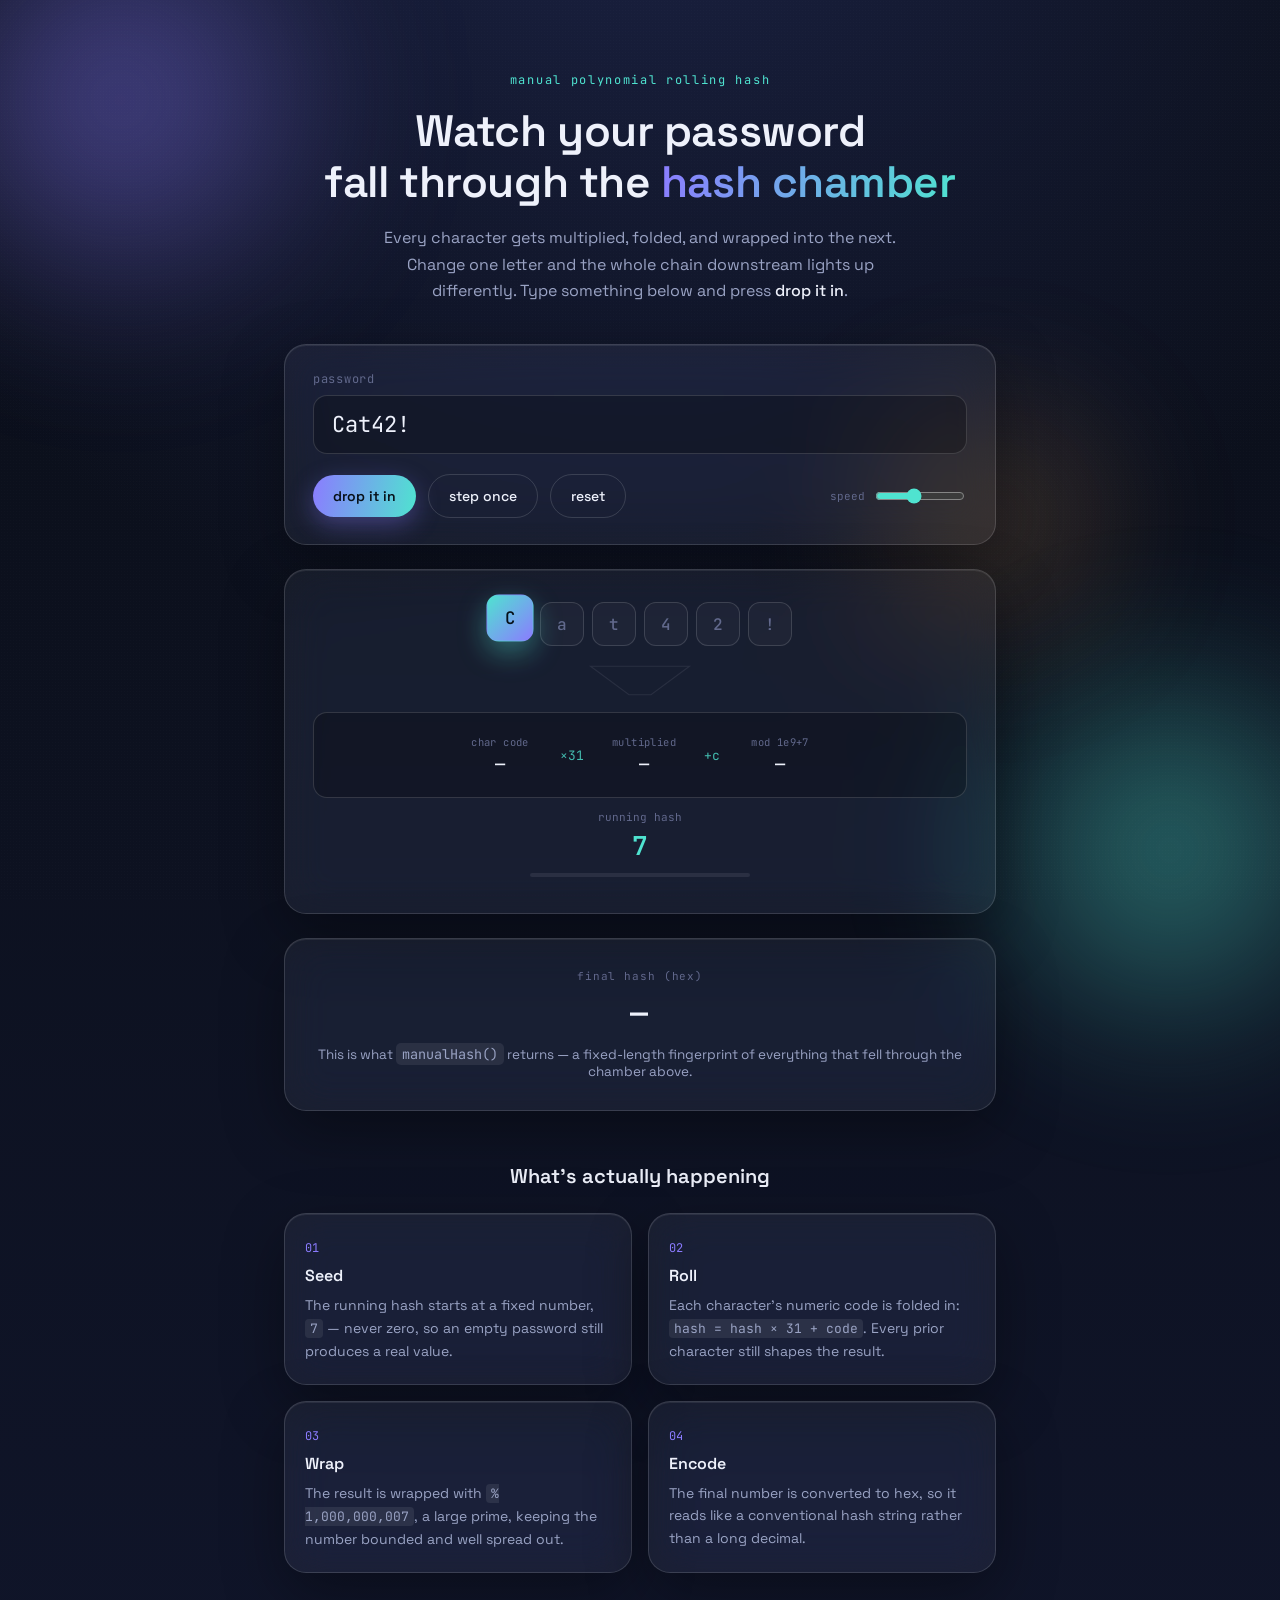
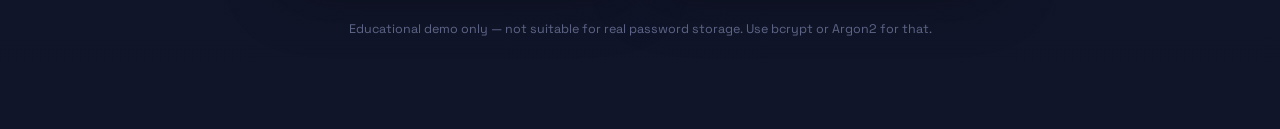
<file: hashing/index.html>
<!DOCTYPE html>
<html lang="en">
<head>
<meta charset="UTF-8" />
<meta name="viewport" content="width=device-width, initial-scale=1.0" />
<title>Hash Chamber — watch a password become a hash</title>
<link rel="preconnect" href="https://fonts.googleapis.com" />
<link rel="preconnect" href="https://fonts.gstatic.com" crossorigin />
<link href="https://fonts.googleapis.com/css2?family=Space+Grotesk:wght@400;500;600;700&family=JetBrains+Mono:wght@400;500;600&display=swap" rel="stylesheet" />
<link rel="stylesheet" href="style.css" />
</head>
<body>

  <div class="orb orb-a"></div>
  <div class="orb orb-b"></div>
  <div class="orb orb-c"></div>
  <div class="grain"></div>

  <main>

    <header class="hero">
      <p class="kicker">manual polynomial rolling hash</p>
      <h1>Watch your password<br>fall through the <span class="hero-accent">hash chamber</span></h1>
      <p class="sub">Every character gets multiplied, folded, and wrapped into the next.
        Change one letter and the whole chain downstream lights up differently. Type something below and press <strong>drop it in</strong>.</p>
    </header>

    <section class="panel input-panel glass">
      <div class="input-row">
        <label for="pwInput">password</label>
        <input id="pwInput" type="text" maxlength="14" value="Cat42!" autocomplete="off" spellcheck="false" />
      </div>
      <div class="controls">
        <button id="dropBtn" class="btn primary">
          <span class="btn-label">drop it in</span>
        </button>
        <button id="stepBtn" class="btn ghost">step once</button>
        <button id="resetBtn" class="btn ghost">reset</button>
        <div class="speed-control">
          <label for="speed">speed</label>
          <input id="speed" type="range" min="300" max="1600" step="50" value="850" />
        </div>
      </div>
    </section>

    <section class="chamber glass">
      <div class="chamber-inner">

        <div class="track-row" id="charTrack"></div>

        <div class="funnel">
          <svg viewBox="0 0 200 60" class="funnel-svg" aria-hidden="true">
            <path d="M10 4 L190 4 L120 56 L80 56 Z" />
          </svg>
        </div>

        <div class="reactor" id="reactor">
          <div class="reactor-glow"></div>
          <div class="reactor-readout">
            <div class="stat">
              <span class="stat-label">char code</span>
              <span class="stat-value" id="v-char">—</span>
            </div>
            <div class="stat-op">×31</div>
            <div class="stat">
              <span class="stat-label">multiplied</span>
              <span class="stat-value" id="v-mul">—</span>
            </div>
            <div class="stat-op">+c</div>
            <div class="stat">
              <span class="stat-label">mod 1e9+7</span>
              <span class="stat-value" id="v-mod">—</span>
            </div>
          </div>
        </div>

        <div class="hash-out">
          <div class="hash-out-label">running hash</div>
          <div class="hash-out-value" id="v-running">7</div>
          <div class="hash-bar-track"><div class="hash-bar-fill" id="hashBar"></div></div>
        </div>

      </div>
    </section>

    <section class="panel final-panel glass" id="finalPanel">
      <p class="final-label">final hash (hex)</p>
      <p class="final-value" id="finalHex">—</p>
      <p class="final-note">This is what <code>manualHash()</code> returns — a fixed-length fingerprint of everything that fell through the chamber above.</p>
    </section>

    <section class="explain">
      <h2>What's actually happening</h2>
      <div class="explain-grid">
        <div class="explain-card glass">
          <span class="explain-num">01</span>
          <h3>Seed</h3>
          <p>The running hash starts at a fixed number, <code>7</code> — never zero, so an empty password still produces a real value.</p>
        </div>
        <div class="explain-card glass">
          <span class="explain-num">02</span>
          <h3>Roll</h3>
          <p>Each character's numeric code is folded in: <code>hash = hash × 31 + code</code>. Every prior character still shapes the result.</p>
        </div>
        <div class="explain-card glass">
          <span class="explain-num">03</span>
          <h3>Wrap</h3>
          <p>The result is wrapped with <code>% 1,000,000,007</code>, a large prime, keeping the number bounded and well spread out.</p>
        </div>
        <div class="explain-card glass">
          <span class="explain-num">04</span>
          <h3>Encode</h3>
          <p>The final number is converted to hex, so it reads like a conventional hash string rather than a long decimal.</p>
        </div>
      </div>
    </section>

    <footer>
      <p>Educational demo only — not suitable for real password storage. Use bcrypt or Argon2 for that.</p>
    </footer>

  </main>

<script src="script.js"></script>
</body>
</html>
</file>
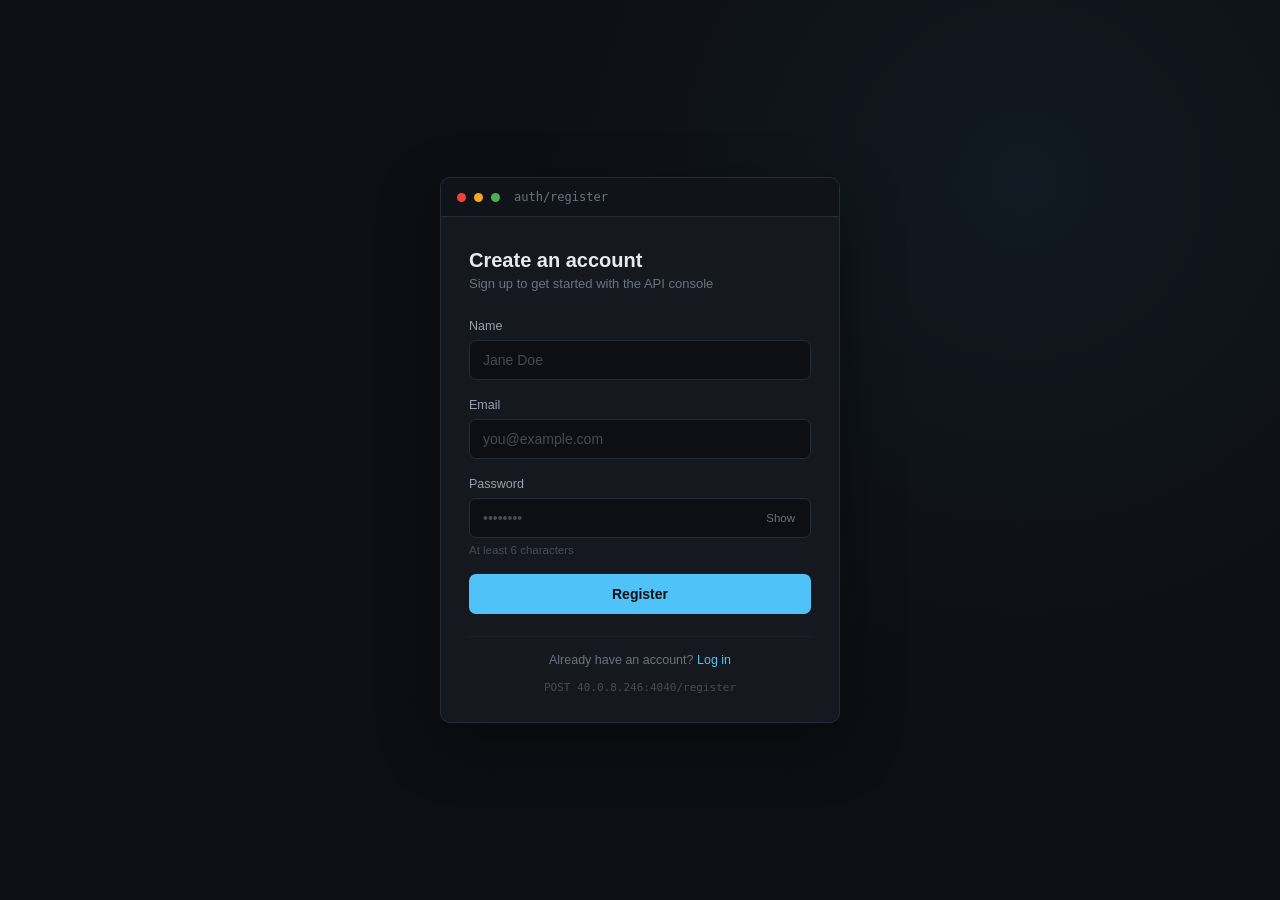
<file: JWT-auth/src/main/resources/templates/Index.html>
<!DOCTYPE html>
<html lang="en">
<head>
<meta charset="UTF-8" />
<meta name="viewport" content="width=device-width, initial-scale=1.0" />
<title>Register</title>
<style>
  * {
    margin: 0;
    padding: 0;
    box-sizing: border-box;
  }

  body {
    min-height: 100vh;
    display: flex;
    align-items: center;
    justify-content: center;
    background: #0d0f14;
    background-image: radial-gradient(circle at 80% 20%, rgba(79, 195, 247, 0.06), transparent 40%);
    font-family: -apple-system, BlinkMacSystemFont, "Segoe UI", Roboto, sans-serif;
    color: #e8eaf0;
    padding: 20px;
  }

  .window {
    width: 100%;
    max-width: 400px;
    background: #15181f;
    border: 1px solid #262b36;
    border-radius: 10px;
    overflow: hidden;
    box-shadow: 0 20px 60px rgba(0, 0, 0, 0.4);
  }

  .titlebar {
    display: flex;
    align-items: center;
    gap: 8px;
    padding: 12px 16px;
    background: #10131a;
    border-bottom: 1px solid #262b36;
  }

  .dot {
    width: 9px;
    height: 9px;
    border-radius: 50%;
  }

  .dot.red { background: #f44336; }
  .dot.yellow { background: #f5a623; }
  .dot.green { background: #4caf50; }

  .titlebar-label {
    margin-left: 6px;
    font-size: 12px;
    color: #6b7280;
    font-family: "SFMono-Regular", Consolas, monospace;
  }

  .content {
    padding: 32px 28px 28px;
  }

  h1 {
    font-size: 20px;
    font-weight: 600;
    margin-bottom: 4px;
  }

  .subtitle {
    font-size: 13px;
    color: #6b7280;
    margin-bottom: 28px;
  }

  .field {
    margin-bottom: 18px;
  }

  label {
    display: block;
    font-size: 12.5px;
    color: #9aa1af;
    margin-bottom: 7px;
  }

  .input-wrap {
    position: relative;
  }

  input {
    width: 100%;
    padding: 11px 13px;
    background: #0d0f14;
    border: 1px solid #262b36;
    border-radius: 7px;
    color: #e8eaf0;
    font-size: 14px;
    transition: border-color 0.15s ease, box-shadow 0.15s ease;
  }

  input::placeholder {
    color: #464b57;
  }

  input:focus {
    outline: none;
    border-color: #4fc3f7;
    box-shadow: 0 0 0 3px rgba(79, 195, 247, 0.12);
  }

  input:invalid:not(:placeholder-shown) {
    border-color: #ef9a9a;
  }

  .toggle-visibility {
    position: absolute;
    right: 10px;
    top: 50%;
    transform: translateY(-50%);
    background: none;
    border: none;
    color: #6b7280;
    font-size: 11.5px;
    cursor: pointer;
    padding: 4px 6px;
    width: auto;
  }

  .toggle-visibility:hover {
    color: #9aa1af;
  }

  .hint {
    font-size: 11.5px;
    color: #464b57;
    margin-top: 6px;
  }

  button[type="submit"] {
    width: 100%;
    padding: 12px;
    margin-top: 8px;
    background: #4fc3f7;
    border: none;
    border-radius: 7px;
    color: #0d0f14;
    font-size: 14px;
    font-weight: 600;
    cursor: pointer;
    display: flex;
    align-items: center;
    justify-content: center;
    gap: 8px;
    transition: background 0.15s ease, transform 0.05s ease;
  }

  button[type="submit"]:hover:not(:disabled) {
    background: #6fd0f8;
  }

  button[type="submit"]:active:not(:disabled) {
    transform: scale(0.99);
  }

  button[type="submit"]:disabled {
    opacity: 0.7;
    cursor: not-allowed;
  }

  .spinner {
    width: 14px;
    height: 14px;
    border: 2px solid rgba(13, 15, 20, 0.3);
    border-top-color: #0d0f14;
    border-radius: 50%;
    animation: spin 0.6s linear infinite;
    display: none;
  }

  .spinner.show {
    display: inline-block;
  }

  @keyframes spin {
    to { transform: rotate(360deg); }
  }

  .message {
    margin-top: 16px;
    font-size: 13px;
    padding: 10px 12px;
    border-radius: 7px;
    display: none;
    line-height: 1.4;
  }

  .message.error {
    display: block;
    background: rgba(239, 154, 154, 0.08);
    color: #ef9a9a;
    border: 1px solid rgba(239, 154, 154, 0.25);
  }

  .message.success {
    display: block;
    background: rgba(165, 214, 167, 0.08);
    color: #a5d6a7;
    border: 1px solid rgba(165, 214, 167, 0.25);
  }

  .footer-note {
    margin-top: 22px;
    padding-top: 16px;
    border-top: 1px solid #1e222c;
    font-size: 12.5px;
    color: #6b7280;
    text-align: center;
  }

  .footer-note a {
    color: #4fc3f7;
    text-decoration: none;
  }

  .footer-note a:hover {
    text-decoration: underline;
  }

  .endpoint {
    margin-top: 14px;
    font-size: 11px;
    color: #464b57;
    font-family: "SFMono-Regular", Consolas, monospace;
    text-align: center;
  }
</style>
</head>
<body>

<div class="window">
  <div class="titlebar">
    <span class="dot red"></span>
    <span class="dot yellow"></span>
    <span class="dot green"></span>
    <span class="titlebar-label">auth/register</span>
  </div>

  <div class="content">
    <h1>Create an account</h1>
    <p class="subtitle">Sign up to get started with the API console</p>

    <form id="registerForm" novalidate>
      <div class="field">
        <label for="name">Name</label>
        <input type="text" id="name" placeholder="Jane Doe" required />
      </div>

      <div class="field">
        <label for="email">Email</label>
        <input type="email" id="email" placeholder="you@example.com" required />
      </div>

      <div class="field">
        <label for="password">Password</label>
        <div class="input-wrap">
          <input type="password" id="password" placeholder="••••••••" required minlength="6" />
          <button type="button" class="toggle-visibility" id="toggleBtn">Show</button>
        </div>
        <div class="hint">At least 6 characters</div>
      </div>

      <button type="submit" id="submitBtn">
        <span class="spinner" id="spinner"></span>
        <span id="submitLabel">Register</span>
      </button>
    </form>

    <div class="message" id="message"></div>

    <div class="footer-note">Already have an account? <a href="/login">Log in</a></div>
    <div class="endpoint">POST 40.0.8.246:4040/register</div>
  </div>
</div>

<script>
  const API_URL = "http://127.0.0.1:4040/register";

  const form = document.getElementById("registerForm");
  const submitBtn = document.getElementById("submitBtn");
  const submitLabel = document.getElementById("submitLabel");
  const spinner = document.getElementById("spinner");
  const messageBox = document.getElementById("message");
  const passwordInput = document.getElementById("password");
  const toggleBtn = document.getElementById("toggleBtn");

  toggleBtn.addEventListener("click", () => {
    const isHidden = passwordInput.type === "password";
    passwordInput.type = isHidden ? "text" : "password";
    toggleBtn.textContent = isHidden ? "Hide" : "Show";
  });

  function setLoading(isLoading) {
    submitBtn.disabled = isLoading;
    spinner.classList.toggle("show", isLoading);
    submitLabel.textContent = isLoading ? "Registering..." : "Register";
  }

  function showMessage(text, type) {
    messageBox.className = "message " + type;
    messageBox.textContent = text;
  }

  form.addEventListener("submit", async (e) => {
    e.preventDefault();

    const name = document.getElementById("name").value.trim();
    const email = document.getElementById("email").value.trim();
    const password = passwordInput.value;

    messageBox.className = "message";
    messageBox.textContent = "";
    setLoading(true);

    try {
      const res = await fetch(API_URL, {
        method: "POST",
        headers: { "Content-Type": "application/json" },
        body: JSON.stringify({ name, email, password }),
      });

      const data = await res.json();

      if (res.ok) {
        showMessage("Registered successfully. Redirecting to login...", "success");
        form.reset();
        setTimeout(() => {
          window.location.href = "/login";
        }, 1000);
      } else {
        showMessage(data.message || "Registration failed. Please try again.", "error");
        setLoading(false);
      }
    } catch (err) {
      showMessage("Could not reach the server. Check your connection and try again.", "error");
      setLoading(false);
    }
  });
</script>

</body>
</html>
</file>
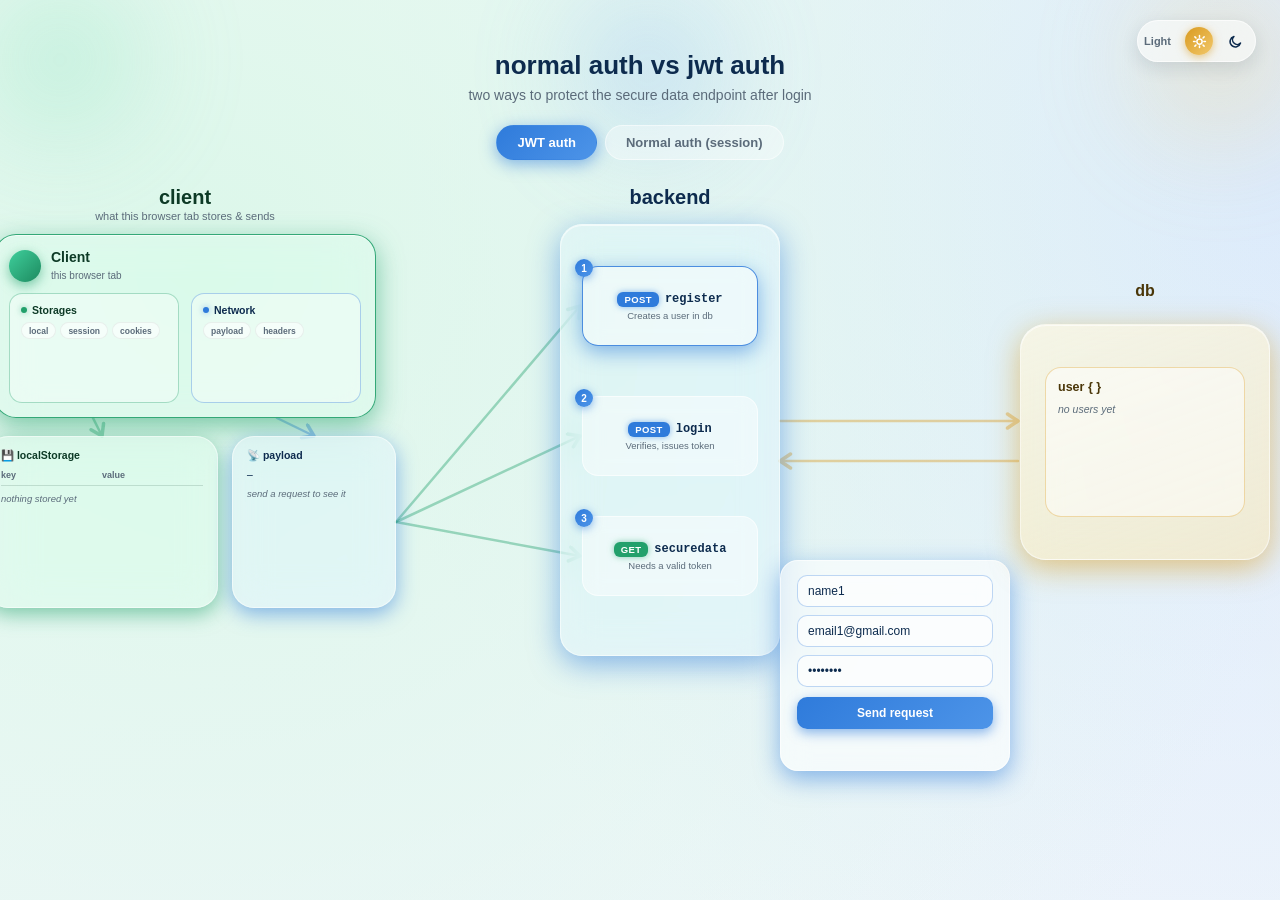
<file: authentication.html>
<!DOCTYPE html>
<html lang="en">
<head>
<meta charset="UTF-8">
<title>Normal auth vs JWT auth — glass flow</title>
<style>
  :root{
    color-scheme: light;
    --green:#22a06b; --green-glow: rgba(34,160,107,0.55);
    --blue:#2f7bdb; --blue-glow: rgba(47,123,219,0.55);
    --amber:#d99a1f; --amber-glow: rgba(217,154,31,0.55);
    --purple:#7c5cd4; --purple-glow: rgba(124,92,212,0.5);

    --green-ink:#0d3a26; --blue-ink:#0d2b4e; --amber-ink:#4a3608; --purple-ink:#4c3696;
    --sub:#5b6b7a; --page-text:#0d2b4e;

    --bg-a:#dcf7ea; --bg-b:#dceafc; --bg-c:#fff2d6;
    --bg-d1:#f6faf9; --bg-d2:#eef4fb; --bg-d3:#fbf6ea;
    --orb-opacity:0.4;

    --glass-border: rgba(255,255,255,0.5);
    --glass-border-strong: rgba(255,255,255,0.6);
    --glass-neutral: rgba(255,255,255,0.45);
    --glass-neutral-strong: rgba(255,255,255,0.55);
    --glass-neutral-soft: rgba(255,255,255,0.4);
    --glass-tab: rgba(255,255,255,0.35);

    --glass-green: rgba(226,250,238,0.5);
    --glass-green-soft: rgba(226,250,238,0.45);
    --glass-blue: rgba(230,241,255,0.35);
    --glass-blue-soft: rgba(230,241,255,0.45);
    --glass-amber-1: rgba(255,246,222,.7);
    --glass-amber-2: rgba(255,229,168,.5);

    --border-green-soft: rgba(34,160,107,.35);
    --border-blue-soft: rgba(47,123,219,.35);
    --border-amber-soft: rgba(217,154,31,0.35);
    --border-amber-soft-2: rgba(217,154,31,0.3);
    --border-purple-soft: rgba(124,92,212,0.3);

    --pill-bg: rgba(255,255,255,0.6);
    --pill-border: rgba(0,0,0,0.06);

    --input-bg: rgba(255,255,255,0.6);
    --input-border: rgba(47,123,219,0.3);

    --response-bg: rgba(255,255,255,0.55);
    --response-border: rgba(47,123,219,0.2);
    --response-err: #a8341f;
    --response-err-border: rgba(224,60,60,0.4);

    --db-inner-bg: rgba(255,255,255,0.5);
    --user-row-bg: rgba(255,255,255,0.6);
    --kv-border: rgba(13,58,38,0.15);

    --card-shine: rgba(255,255,255,0.6);
    --toggle-bg: rgba(255,255,255,0.55);
    --toggle-border: rgba(255,255,255,0.65);
    --toggle-icon:#0d2b4e;
    --toggle-shadow: 0 6px 18px rgba(13,43,78,0.12);
  }

  html[data-theme="dark"]{
    color-scheme: dark;
    --green-ink:#8de8bf; --blue-ink:#9cc7f7; --amber-ink:#f0c667; --purple-ink:#c9b8f2;
    --sub:#93a2b3; --page-text:#e9eef5;

    --bg-a: rgba(34,160,107,0.18); --bg-b: rgba(47,123,219,0.16); --bg-c: rgba(217,154,31,0.14);
    --bg-d1:#0a0e13; --bg-d2:#0c111a; --bg-d3:#100d0a;
    --orb-opacity:0.28;

    --glass-border: rgba(255,255,255,0.1);
    --glass-border-strong: rgba(255,255,255,0.14);
    --glass-neutral: rgba(32,38,48,0.55);
    --glass-neutral-strong: rgba(36,42,54,0.62);
    --glass-neutral-soft: rgba(30,36,46,0.5);
    --glass-tab: rgba(255,255,255,0.06);

    --glass-green: rgba(34,160,107,0.14);
    --glass-green-soft: rgba(34,160,107,0.1);
    --glass-blue: rgba(47,123,219,0.14);
    --glass-blue-soft: rgba(47,123,219,0.1);
    --glass-amber-1: rgba(217,154,31,0.18);
    --glass-amber-2: rgba(217,154,31,0.1);

    --border-green-soft: rgba(34,160,107,.4);
    --border-blue-soft: rgba(47,123,219,.4);
    --border-amber-soft: rgba(217,154,31,0.4);
    --border-amber-soft-2: rgba(217,154,31,0.35);
    --border-purple-soft: rgba(124,92,212,0.4);

    --pill-bg: rgba(255,255,255,0.06);
    --pill-border: rgba(255,255,255,0.12);

    --input-bg: rgba(255,255,255,0.05);
    --input-border: rgba(143,193,247,0.35);

    --response-bg: rgba(255,255,255,0.05);
    --response-border: rgba(143,193,247,0.25);
    --response-err: #ff9686;
    --response-err-border: rgba(255,120,100,0.4);

    --db-inner-bg: rgba(255,255,255,0.04);
    --user-row-bg: rgba(255,255,255,0.06);
    --kv-border: rgba(141,232,191,0.18);

    --card-shine: rgba(255,255,255,0.12);
    --toggle-bg: rgba(255,255,255,0.08);
    --toggle-border: rgba(255,255,255,0.18);
    --toggle-icon:#e9eef5;
    --toggle-shadow: 0 6px 18px rgba(0,0,0,0.35);
  }

  *{ box-sizing:border-box; }
  body{
    margin:0; min-height:100vh; padding:50px 20px 90px;
    display:flex; flex-direction:column; align-items:center;
    font-family:-apple-system,BlinkMacSystemFont,"Segoe UI",Roboto,sans-serif;
    background:
      radial-gradient(circle at 8% 15%, var(--bg-a) 0%, transparent 40%),
      radial-gradient(circle at 50% 10%, var(--bg-b) 0%, transparent 45%),
      radial-gradient(circle at 92% 20%, var(--bg-c) 0%, transparent 42%),
      linear-gradient(160deg, var(--bg-d1) 0%, var(--bg-d2) 55%, var(--bg-d3) 100%);
    background-size:200% 200%;
    animation: bgshift 16s ease-in-out infinite;
    position:relative; overflow-x:auto;
    color: var(--page-text);
    transition: background-color .45s ease, color .45s ease;
  }
  @keyframes bgshift{ 0%,100%{background-position:0% 0%;} 50%{background-position:100% 100%;} }

  .orb{ position:fixed; border-radius:50%; filter:blur(50px); opacity:var(--orb-opacity); animation: float 8s ease-in-out infinite; transition:opacity .45s ease; z-index:0; }
  .orb.g{ width:240px; height:240px; top:-60px; left:-60px; background:radial-gradient(circle,#7fe0b8,transparent 70%); }
  .orb.b{ width:220px; height:220px; top:-40px; left:42%; background:radial-gradient(circle,#7fb3f2,transparent 70%); animation-delay:2s; }
  .orb.a{ width:240px; height:240px; top:-60px; right:-60px; background:radial-gradient(circle,#f2cf7f,transparent 70%); animation-delay:4s; }
  @keyframes float{ 0%,100%{transform:translateY(0) scale(1);} 50%{transform:translateY(24px) scale(1.08);} }

  h1{ position:relative; z-index:1; font-size:26px; font-weight:600; color:var(--page-text); margin:0 0 6px; opacity:0; animation:dropIn .7s .1s ease forwards; }
  p.tag{ position:relative; z-index:1; color:var(--sub); font-size:14px; margin:0 0 22px; opacity:0; animation:dropIn .7s .25s ease forwards; }
  @keyframes dropIn{ from{opacity:0; transform:translateY(-14px);} to{opacity:1; transform:translateY(0);} }

  .tabs{ position:relative; z-index:1; display:flex; gap:8px; margin-bottom:26px; opacity:0; animation:dropIn .7s .3s ease forwards; }
  .tab{
    padding:9px 20px; font-size:13px; font-weight:600; border-radius:20px; cursor:pointer;
    border:1.5px solid var(--glass-border); background:var(--glass-tab); backdrop-filter:blur(10px);
    color:var(--sub); transition:all .25s ease;
  }
  .tab:hover{ transform:translateY(-1px); }
  .tab:focus-visible, .theme-toggle:focus-visible, .card:focus-visible, button.send:focus-visible, .form-panel input:focus-visible{
    outline:2px solid var(--blue); outline-offset:2px;
  }
  .tab.active.jwt{ background:linear-gradient(135deg, var(--blue), #4d94e8); color:#fff; border-color:transparent; box-shadow:0 4px 16px var(--blue-glow); }
  .tab.active.normal{ background:linear-gradient(135deg, var(--purple), #9b7fe8); color:#fff; border-color:transparent; box-shadow:0 4px 16px var(--purple-glow); }

  .stage{ position:relative; z-index:1; width:1320px; max-width:none; height:540px; display:none; }
  .stage.visible{ display:block; }

  svg.wires{ position:absolute; inset:0; overflow:visible; pointer-events:none; }
  .wire{ fill:none; stroke-width:2.5; stroke-linecap:round; opacity:0.4; }
  .wire.g{ stroke:var(--green); }
  .wire.a{ stroke:var(--amber); }
  .wire.b{ stroke:var(--blue); }
  .wire.active{ opacity:0.95; }

  .glass{
    position:absolute; border-radius:22px; backdrop-filter:blur(18px) saturate(150%); -webkit-backdrop-filter:blur(18px) saturate(150%);
    border:1.5px solid var(--glass-border); opacity:0; transform:scale(.96);
    animation:riseIn .7s cubic-bezier(.2,.9,.25,1) forwards;
    transition:box-shadow .4s ease, border-color .4s ease, background-color .45s ease;
  }
  @keyframes riseIn{ to{opacity:1; transform:scale(1);} }

  /* ---------- client cluster ---------- */
  .client-label{ position:absolute; left:14px; top:0px; width:382px; text-align:center; font-size:20px; font-weight:600; color:var(--green-ink); z-index:2; opacity:0; animation:dropIn .7s .2s ease forwards; transition:color .45s ease; }
  .client-sub{ position:absolute; left:14px; top:24px; width:382px; text-align:center; font-size:11px; color:var(--sub); z-index:2; opacity:0; animation:dropIn .7s .3s ease forwards; }

  .client-outer{
    left:14px; top:48px; width:382px; height:184px; padding:14px;
    background:var(--glass-green); box-shadow:0 8px 26px var(--green-glow), inset 0 1px 0 var(--card-shine);
    display:flex; flex-direction:column; gap:10px; cursor:pointer; animation-delay:.25s;
  }
  .client-outer.selected{
    border-color:rgba(34,160,107,.9);
    animation-name: riseIn, pulseG; animation-duration:.7s,1.6s;
    animation-timing-function: cubic-bezier(.2,.9,.25,1), ease-in-out;
    animation-delay:.25s,0s; animation-iteration-count:1,infinite; animation-fill-mode:forwards,none;
  }
  @keyframes pulseG{ 0%,100%{box-shadow:0 8px 22px var(--green-glow);} 50%{box-shadow:0 8px 42px var(--green-glow);} }

  .client-head{ display:flex; align-items:center; gap:10px; }
  .avatar{ width:32px; height:32px; flex:none; border-radius:50%; background:linear-gradient(135deg,#3fcf9c,#1d8a5f); box-shadow:0 4px 12px var(--green-glow); }
  .client-head b{ color:var(--green-ink); font-size:14px; display:block; }
  .client-head span{ color:var(--sub); font-size:10px; }

  .breakout-row{ display:flex; gap:12px; flex:1; }
  .subcard{
    flex:1; border-radius:13px; padding:10px 11px; display:flex; flex-direction:column; gap:6px;
    background:var(--glass-neutral-soft); border:1.5px solid var(--glass-border-strong);
    transition:background-color .45s ease, border-color .45s ease;
  }
  .subcard.storages{ border-color:var(--border-green-soft); }
  .subcard.network{ border-color:var(--border-blue-soft); }
  .subcard-title{ font-size:10.5px; font-weight:700; display:flex; align-items:center; gap:5px; }
  .subcard.storages .subcard-title{ color:var(--green-ink); }
  .subcard.network .subcard-title{ color:var(--blue-ink); }
  .subcard-dot{ width:6px; height:6px; border-radius:50%; }
  .subcard.storages .subcard-dot{ background:var(--green); box-shadow:0 0 6px var(--green-glow); }
  .subcard.network .subcard-dot{ background:var(--blue); box-shadow:0 0 6px var(--blue-glow); }
  .pill-row{ display:flex; flex-wrap:wrap; gap:4px; }
  .pill-mini{
    font-size:8.5px; font-weight:600; padding:2.5px 7px; border-radius:10px;
    background:var(--pill-bg); color:var(--sub); border:1px solid var(--pill-border);
    transition:background-color .45s ease, border-color .45s ease, color .3s ease;
  }
  .subcard.storages .pill-mini.hit{ background:rgba(34,160,107,0.22); color:var(--green-ink); border-color:var(--border-green-soft); }
  .subcard.network .pill-mini.hit{ background:rgba(47,123,219,0.22); color:var(--blue-ink); border-color:var(--border-blue-soft); }

  /* local storage + payload detail boxes */
  .lstorage-panel{ left:6px; top:250px; width:232px; height:172px; padding:12px 14px; animation-delay:.35s;
    background:var(--glass-green-soft); box-shadow:0 6px 20px var(--green-glow); display:flex; flex-direction:column; }
  .payload-panel{ left:252px; top:250px; width:164px; height:172px; padding:12px 14px; animation-delay:.4s;
    background:var(--glass-blue-soft); box-shadow:0 6px 20px var(--blue-glow); display:flex; flex-direction:column; }
  .panel-title{ font-size:10.5px; font-weight:700; margin-bottom:8px; display:flex; align-items:center; gap:6px; }
  .lstorage-panel .panel-title{ color:var(--green-ink); }
  .payload-panel .panel-title{ color:var(--blue-ink); }

  .kv-head{ display:grid; grid-template-columns:1fr 1fr; font-size:9px; font-weight:700; color:var(--sub); border-bottom:1px solid var(--kv-border); padding-bottom:5px; margin-bottom:6px; }
  .kv-body{ display:flex; flex-direction:column; gap:5px; overflow-y:auto; }
  .kv-row{ display:grid; grid-template-columns:1fr 1fr; gap:6px; font-family:"SF Mono",Consolas,monospace; font-size:9px; color:var(--green-ink);
    opacity:0; transform:translateY(6px); animation:rowIn .4s ease forwards; }
  .kv-row .k{ font-weight:700; }
  .kv-row .v{ word-break:break-all; }
  .kv-empty{ font-size:9.5px; color:var(--sub); font-style:italic; line-height:1.5; }

  .method-tag{ font-family:"SF Mono",Consolas,monospace; font-size:9.5px; font-weight:700; color:var(--blue-ink); margin-bottom:6px; opacity:.85; }
  .payload-body{ font-family:"SF Mono",Consolas,monospace; font-size:9.5px; line-height:1.55; color:var(--blue-ink); white-space:pre-wrap; overflow-y:auto; flex:1; }
  .payload-body .idle{ font-size:9.5px; color:var(--sub); font-style:italic; font-family:-apple-system,BlinkMacSystemFont,"Segoe UI",Roboto,sans-serif; }

  .step-badge{
    position:absolute; top:-8px; left:-8px; width:18px; height:18px; border-radius:50%;
    background:linear-gradient(135deg, var(--blue), #4d94e8); color:#fff; font-size:10px; font-weight:700;
    display:flex; align-items:center; justify-content:center; box-shadow:0 2px 8px var(--blue-glow); z-index:3;
  }

  .backend-label{ position:absolute; left:580px; top:0px; width:220px; text-align:center; font-size:20px; font-weight:600; color:var(--blue-ink); z-index:2; opacity:0; animation:dropIn .7s .3s ease forwards; }
  .backend-outer{
    left:580px; top:38px; width:220px; height:432px;
    background:var(--glass-blue); box-shadow:0 8px 30px var(--blue-glow), inset 0 1px 0 var(--card-shine); animation-delay:.4s;
  }

  .card{
    position:absolute; left:602px; width:176px; height:80px; border-radius:16px;
    background:var(--glass-neutral); border:1.5px solid var(--glass-border-strong);
    backdrop-filter:blur(10px); cursor:pointer; transition:box-shadow .3s ease, border-color .3s ease, transform .2s ease, background-color .45s ease;
    display:flex; flex-direction:column; align-items:center; justify-content:center; text-align:center; padding:6px;
    opacity:0; transform:scale(.96); animation:riseIn .6s cubic-bezier(.2,.9,.25,1) forwards;
  }
  .card:hover{ transform:translateY(-2px); box-shadow:0 6px 16px rgba(0,0,0,0.08); }
  .card.selected{ border-color:rgba(47,123,219,.85); box-shadow:0 6px 20px var(--blue-glow); }
  .card.active-glow{
    animation-name: riseIn, pulseB; animation-duration:.6s,1.4s;
    animation-timing-function: cubic-bezier(.2,.9,.25,1), ease-in-out;
    animation-delay:0s,0s; animation-iteration-count:1,infinite; animation-fill-mode:forwards,none;
  }
  @keyframes pulseB{ 0%,100%{box-shadow:0 6px 18px var(--blue-glow);} 50%{box-shadow:0 6px 34px var(--blue-glow);} }
  .register{ top:80px; animation-delay:.55s; }
  .login{ top:210px; animation-delay:.68s; }
  .secure{ top:330px; animation-delay:.8s; }

  .row-top{ display:flex; align-items:center; gap:6px; margin-bottom:3px; }
  .method{ font-size:9.5px; font-weight:700; letter-spacing:.4px; padding:2px 7px; border-radius:6px; color:#fff; }
  .method.get{ background:var(--green); box-shadow:0 0 6px var(--green-glow); }
  .method.post{ background:var(--blue); box-shadow:0 0 6px var(--blue-glow); }
  .path{ font-family:"SF Mono",Consolas,monospace; font-size:12px; color:var(--blue-ink); font-weight:600; }
  .desc{ font-size:9.5px; color:var(--sub); margin:0; }

  .form-panel{
    position:absolute; left:800px; width:230px; border-radius:18px;
    background:var(--glass-neutral-strong); border:1.5px solid var(--glass-border-strong); backdrop-filter:blur(14px);
    padding:14px 16px; max-height:0; overflow:hidden; opacity:0;
    transition:max-height .4s ease, opacity .35s ease, padding .4s ease, box-shadow .3s ease, background-color .45s ease;
  }
  #j-register-form, #n-register-form{ top:74px; }
  #j-login-form, #n-login-form{ top:204px; }
  #j-secure-form, #n-secure-form{ top:324px; }
  .backend-outer, .db-outer{ pointer-events:none; }
  .form-panel{ pointer-events:none; }
  .form-panel.open{ max-height:340px; opacity:1; padding:14px 16px; box-shadow:0 8px 24px var(--blue-glow); pointer-events:auto;  margin-top:300px;}
  .form-panel input{
    width:100%; padding:8px 10px; margin-bottom:8px; font-size:12px; border-radius:10px; border:1px solid var(--input-border);
    background:var(--input-bg); color:var(--blue-ink); outline:none;
    transition:background-color .45s ease, border-color .25s ease, box-shadow .2s ease;
  }
  .form-panel input::placeholder{ color:var(--sub); opacity:.75; }
  .form-panel input:focus{ border-color:var(--blue); box-shadow:0 0 0 3px rgba(47,123,219,0.15); }
  .form-panel input:disabled{ opacity:.5; }
  button.send{
    position:relative; overflow:hidden; width:100%; padding:9px 14px; font-size:12px; font-weight:600;
    border:none; border-radius:10px; color:#fff; cursor:pointer; margin-top:2px;
    background:linear-gradient(135deg, var(--blue), #4d94e8); box-shadow:0 4px 12px var(--blue-glow);
    transition:transform .15s ease, box-shadow .2s ease, opacity .2s ease;
  }
  button.send:hover{ transform:translateY(-2px); }
  button.send:disabled{ opacity:.4; cursor:not-allowed; transform:none; box-shadow:none; }
  button.send.get-btn{ background:linear-gradient(135deg, var(--green), #3fcf9c); box-shadow:0 4px 12px var(--green-glow); }
  .shine{ position:absolute; top:0; left:-60%; width:40%; height:100%; background:linear-gradient(120deg,transparent,rgba(255,255,255,.6),transparent); transform:skewX(-20deg); }
  button.send.sending .shine{ animation:sweep .9s linear infinite; }
  @keyframes sweep{ from{left:-60%;} to{left:140%;} }
  .lock-note{ font-size:10.5px; color:var(--sub); margin-bottom:8px; }
  .response{
    margin-top:9px; padding:8px 10px; border-radius:10px; font-family:"SF Mono",Consolas,monospace; font-size:10.5px; line-height:1.5;
    background:var(--response-bg); border:1px solid var(--response-border); color:var(--blue-ink); white-space:pre-wrap;
    max-height:0; overflow:hidden; opacity:0; transition:max-height .4s ease, opacity .4s ease, background-color .45s ease;
  }
  .response.show{ max-height:160px; opacity:1; padding-top:8px; padding-bottom:8px; }
  .response.err{ border-color:var(--response-err-border); color:var(--response-err); }
  .badge-token{ display:inline-block; margin-top:6px; padding:3px 8px; border-radius:16px; background:rgba(34,160,107,0.18); color:var(--green-ink); font-size:9.5px; font-weight:600; border:1px solid var(--border-green-soft); opacity:0; transform:scale(.9); transition:opacity .3s ease, transform .3s ease; }
  .badge-token.show{ opacity:1; transform:scale(1); }
  @keyframes shake{ 0%,100%{transform:translateX(0);} 25%{transform:translateX(-6px);} 75%{transform:translateX(6px);} }
  .shake{ animation:shake .35s ease; }

  .db-label{ position:absolute; left:1040px; top:96px; width:250px; text-align:center; font-size:16px; font-weight:600; color:var(--amber-ink); z-index:2; opacity:0; animation:dropIn .7s .5s ease forwards; }
  .db-outer{
    left:1040px; top:138px; width:250px; height:236px; border-radius:26px;
    background:linear-gradient(160deg, var(--glass-amber-1), var(--glass-amber-2)); box-shadow:0 8px 30px var(--amber-glow), inset 0 1px 0 var(--card-shine); animation-delay:.65s;
    display:flex; align-items:center; justify-content:center;
  }
  .db-inner{
    width:200px; min-height:150px; max-height:200px; border-radius:16px; background:var(--db-inner-bg); border:1.5px solid var(--border-amber-soft);
    padding:12px; display:flex; flex-direction:column; gap:7px; overflow-y:auto;
  }
  .db-title{ font-size:12.5px; font-weight:700; color:var(--amber-ink); margin-bottom:2px; }
  .user-row{
    background:var(--user-row-bg); border:1px solid var(--border-amber-soft-2); border-radius:10px; padding:7px 9px;
    font-size:10px; color:var(--amber-ink); opacity:0; transform:translateX(12px) scale(.95); animation:rowIn .5s ease forwards;
  }
  @keyframes rowIn{ to{opacity:1; transform:translateX(0) scale(1);} }
  .user-row .field{ display:block; }
  .empty-note{ font-size:10.5px; color:var(--sub); font-style:italic; }

  .session-pill{
    display:inline-block; margin-bottom:8px; padding:3px 9px; border-radius:16px; background:rgba(124,92,212,0.18);
    color:var(--purple-ink); font-size:9.5px; font-weight:600; border:1px solid var(--border-purple-soft); opacity:0; transform:scale(.9);
    transition:opacity .3s ease, transform .3s ease;
  }
  .session-pill.show{ opacity:1; transform:scale(1); }

  /* ---------- theme toggle ---------- */
  .theme-toggle{
    position:fixed; top:20px; right:24px; z-index:20;
    display:flex; align-items:center; gap:8px;
    padding:6px; border-radius:22px; cursor:pointer;
    background:var(--toggle-bg); border:1.5px solid var(--toggle-border);
    backdrop-filter:blur(14px); box-shadow:var(--toggle-shadow);
    transition:background-color .45s ease, border-color .45s ease, box-shadow .3s ease, transform .15s ease;
  }
  .theme-toggle:hover{ transform:translateY(-1px); }
  .theme-toggle:active{ transform:translateY(0); }
  .theme-toggle .icon{
    width:28px; height:28px; border-radius:50%; display:flex; align-items:center; justify-content:center;
    color:var(--toggle-icon); transition:color .3s ease, transform .3s ease;
  }
  .theme-toggle .icon svg{ width:15px; height:15px; }
  .theme-toggle .icon.sun{ background:linear-gradient(135deg, var(--amber), #f2c86b); color:#fff; box-shadow:0 2px 8px var(--amber-glow); }
  html[data-theme="dark"] .theme-toggle .icon.sun{ background:transparent; box-shadow:none; color:var(--toggle-icon); }
  html:not([data-theme="dark"]) .theme-toggle .icon.moon{ background:transparent; }
  html[data-theme="dark"] .theme-toggle .icon.moon{ background:linear-gradient(135deg, var(--blue), #6fa3ec); color:#fff; box-shadow:0 2px 8px var(--blue-glow); }
  .theme-toggle .tlabel{ font-size:11px; font-weight:600; color:var(--sub); padding-right:6px; user-select:none; }

  @media (prefers-reduced-motion: reduce){
    *, *::before, *::after{ animation-duration:0.001ms !important; animation-iteration-count:1 !important; transition-duration:0.001ms !important; }
  }

  @media (max-width: 860px){
    .theme-toggle .tlabel{ display:none; }
  }
</style>
</head>
<body>

<button class="theme-toggle" id="theme-toggle" onclick="toggleTheme()" aria-label="Toggle light and dark theme" title="Toggle theme">
  <span class="tlabel" id="theme-label">Light</span>
  <span class="icon sun">
    <svg viewBox="0 0 24 24" fill="none" stroke="currentColor" stroke-width="2.4" stroke-linecap="round" stroke-linejoin="round"><circle cx="12" cy="12" r="4.2"/><path d="M12 2.5v2.5M12 19v2.5M4.6 4.6l1.8 1.8M17.6 17.6l1.8 1.8M2.5 12H5M19 12h2.5M4.6 19.4l1.8-1.8M17.6 6.4l1.8-1.8"/></svg>
  </span>
  <span class="icon moon">
    <svg viewBox="0 0 24 24" fill="none" stroke="currentColor" stroke-width="2.4" stroke-linecap="round" stroke-linejoin="round"><path d="M20 14.5A8.5 8.5 0 1 1 9.5 4a6.8 6.8 0 0 0 10.5 10.5z"/></svg>
  </span>
</button>

<div class="orb g"></div><div class="orb b"></div><div class="orb a"></div>

<h1>normal auth vs jwt auth</h1>
<p class="tag">two ways to protect the secure data endpoint after login</p>

<div class="tabs">
  <button class="tab active jwt" id="tab-jwt" onclick="switchTab('j')">JWT auth</button>
  <button class="tab normal" id="tab-normal" onclick="switchTab('n')">Normal auth (session)</button>
</div>

<!-- ===================== JWT AUTH SCREEN ===================== -->
<div class="stage visible" id="stage-j">

  <svg class="wires" viewBox="0 0 1320 540">
    <defs>
      <marker id="arrG-j" viewBox="0 0 10 10" refX="8" refY="5" markerWidth="7" markerHeight="7" orient="auto-start-reverse">
        <path d="M2 1L8 5L2 9" fill="none" stroke="var(--green)" stroke-width="2" stroke-linecap="round" stroke-linejoin="round"/>
      </marker>
      <marker id="arrA-j" viewBox="0 0 10 10" refX="8" refY="5" markerWidth="7" markerHeight="7" orient="auto-start-reverse">
        <path d="M2 1L8 5L2 9" fill="none" stroke="var(--amber)" stroke-width="2" stroke-linecap="round" stroke-linejoin="round"/>
      </marker>
      <marker id="arrB-j" viewBox="0 0 10 10" refX="8" refY="5" markerWidth="7" markerHeight="7" orient="auto-start-reverse">
        <path d="M2 1L8 5L2 9" fill="none" stroke="var(--blue)" stroke-width="2" stroke-linecap="round" stroke-linejoin="round"/>
      </marker>
    </defs>
    <path class="wire g" d="M113 232 L122 250" marker-end="url(#arrG-j)"/>
    <path class="wire b" d="M297 232 L334 250" marker-end="url(#arrB-j)"/>
    <path id="j-path-reg" class="wire g" d="M416 336 L600 120" marker-end="url(#arrG-j)"/>
    <path id="j-path-log" class="wire g" d="M416 336 L600 250" marker-end="url(#arrG-j)"/>
    <path id="j-path-sec" class="wire g" d="M416 336 L600 370" marker-end="url(#arrG-j)"/>
    <path id="j-path-to-db" class="wire a" d="M800 235 L1038 235" marker-end="url(#arrA-j)"/>
    <path id="j-path-from-db" class="wire a" d="M1038 275 L800 275" marker-end="url(#arrA-j)"/>
    <circle id="j-dotClient" r="6" fill="var(--green)" style="filter:drop-shadow(0 0 6px var(--green-glow)); opacity:0;">
      <animateMotion id="j-motionReg" path="M416 336 L600 120" dur="0.9s" begin="indefinite" fill="freeze"/>
      <animateMotion id="j-motionLog" path="M416 336 L600 250" dur="0.9s" begin="indefinite" fill="freeze"/>
      <animateMotion id="j-motionSec" path="M416 336 L600 370" dur="0.9s" begin="indefinite" fill="freeze"/>
    </circle>
    <circle id="j-dotDb" r="6" fill="var(--amber)" style="filter:drop-shadow(0 0 6px var(--amber-glow)); opacity:0;">
      <animateMotion id="j-motionDb" path="M800 235 L1038 235" dur="0.9s" begin="indefinite" fill="freeze"/>
    </circle>
    <circle id="j-dotStorage" r="5" fill="var(--green)" style="filter:drop-shadow(0 0 6px var(--green-glow)); opacity:0;">
      <animateMotion id="j-motionStorage" path="M113 232 L122 250" dur="0.6s" begin="indefinite" fill="freeze"/>
    </circle>
    <circle id="j-dotPayload" r="5" fill="var(--blue)" style="filter:drop-shadow(0 0 6px var(--blue-glow)); opacity:0;">
      <animateMotion id="j-motionPayload" path="M297 232 L334 250" dur="0.6s" begin="indefinite" fill="freeze"/>
    </circle>
  </svg>

  <div class="client-label">client</div>
  <div class="client-sub">what this browser tab stores &amp; sends</div>
  <div class="glass client-outer selected" id="j-client-card" onclick="selectClient('j')">
    <div class="client-head"><div class="avatar"></div><div><b>Client</b><span>this browser tab</span></div></div>
    <div class="breakout-row">
      <div class="subcard storages">
        <div class="subcard-title"><span class="subcard-dot"></span>Storages</div>
        <div class="pill-row" id="j-storage-pills">
          <span class="pill-mini">local</span><span class="pill-mini">session</span><span class="pill-mini">cookies</span>
        </div>
      </div>
      <div class="subcard network">
        <div class="subcard-title"><span class="subcard-dot"></span>Network</div>
        <div class="pill-row" id="j-network-pills">
          <span class="pill-mini">payload</span><span class="pill-mini">headers</span>
        </div>
      </div>
    </div>
  </div>

  <div class="glass lstorage-panel">
    <div class="panel-title">&#128190; localStorage</div>
    <div class="kv-head"><span>key</span><span>value</span></div>
    <div class="kv-body" id="j-storage-body"><div class="kv-empty">nothing stored yet</div></div>
  </div>

  <div class="glass payload-panel">
    <div class="panel-title">&#128225; payload</div>
    <div class="method-tag" id="j-payload-method">&mdash;</div>
    <div class="payload-body" id="j-payload-body"><span class="idle">send a request to see it</span></div>
  </div>

  <div class="backend-label">backend</div>
  <div class="glass backend-outer"></div>

  <div class="card register selected" id="j-register-card" onclick="toggleForm('j','register')">
    <span class="step-badge">1</span>
    <div class="row-top"><span class="method post">POST</span><span class="path">register</span></div>
    <p class="desc">Creates a user in db</p>
  </div>
  <div class="form-panel open" id="j-register-form">
    <input id="j-reg-name" placeholder="name" value="name1">
    <input id="j-reg-email" placeholder="email" value="email1@gmail.com">
    <input id="j-reg-pass" placeholder="password" type="password" value="hunter22">
    <button class="send" id="j-reg-btn" onclick="doRegister('j')"><span class="shine"></span><span class="label">Send request</span></button>
    <div class="response" id="j-reg-res"></div>
  </div>

  <div class="card login" id="j-login-card" onclick="toggleForm('j','login')">
    <span class="step-badge">2</span>
    <div class="row-top"><span class="method post">POST</span><span class="path">login</span></div>
    <p class="desc">Verifies, issues token</p>
  </div>
  <div class="form-panel" id="j-login-form">
    <input id="j-log-user" placeholder="email" value="email1@gmail.com">
    <input id="j-log-pass" placeholder="password" type="password" value="hunter22">
    <button class="send" id="j-log-btn" onclick="doLogin('j')"><span class="shine"></span><span class="label">Send request</span></button>
    <div class="response" id="j-log-res"></div>
    <span class="badge-token" id="j-token-badge">token acquired</span>
  </div>

  <div class="card secure" id="j-secure-card" onclick="toggleForm('j','secure')">
    <span class="step-badge">3</span>
    <div class="row-top"><span class="method get">GET</span><span class="path">securedata</span></div>
    <p class="desc">Needs a valid token</p>
  </div>
  <div class="form-panel" id="j-secure-form">
    <div class="lock-note" id="j-lock-note">&#128274; Locked &mdash; login first</div>
    <input id="j-sec-token" placeholder="paste access token" disabled>
    <button class="send get-btn" id="j-sec-btn" onclick="doSecure('j')" disabled data-locked-disable="1"><span class="shine"></span><span class="label">Send request</span></button>
    <div class="response" id="j-sec-res"></div>
  </div>

  <div class="db-label">db</div>
  <div class="glass db-outer">
    <div class="db-inner" id="j-db-inner">
      <div class="db-title">user { }</div>
      <div class="empty-note" id="j-empty-note">no users yet</div>
    </div>
  </div>

</div>

<!-- ===================== NORMAL (SESSION) AUTH SCREEN ===================== -->
<div class="stage" id="stage-n">

  <svg class="wires" viewBox="0 0 1320 540">
    <defs>
      <marker id="arrG-n" viewBox="0 0 10 10" refX="8" refY="5" markerWidth="7" markerHeight="7" orient="auto-start-reverse">
        <path d="M2 1L8 5L2 9" fill="none" stroke="var(--green)" stroke-width="2" stroke-linecap="round" stroke-linejoin="round"/>
      </marker>
      <marker id="arrA-n" viewBox="0 0 10 10" refX="8" refY="5" markerWidth="7" markerHeight="7" orient="auto-start-reverse">
        <path d="M2 1L8 5L2 9" fill="none" stroke="var(--amber)" stroke-width="2" stroke-linecap="round" stroke-linejoin="round"/>
      </marker>
      <marker id="arrB-n" viewBox="0 0 10 10" refX="8" refY="5" markerWidth="7" markerHeight="7" orient="auto-start-reverse">
        <path d="M2 1L8 5L2 9" fill="none" stroke="var(--blue)" stroke-width="2" stroke-linecap="round" stroke-linejoin="round"/>
      </marker>
    </defs>
    <path class="wire g" d="M113 232 L122 250" marker-end="url(#arrG-n)"/>
    <path class="wire b" d="M297 232 L334 250" marker-end="url(#arrB-n)"/>
    <path id="n-path-reg" class="wire g" d="M416 336 L600 120" marker-end="url(#arrG-n)"/>
    <path id="n-path-log" class="wire g" d="M416 336 L600 250" marker-end="url(#arrG-n)"/>
    <path id="n-path-sec" class="wire g" d="M416 336 L600 370" marker-end="url(#arrG-n)"/>
    <path id="n-path-to-db" class="wire a" d="M800 235 L1038 235" marker-end="url(#arrA-n)"/>
    <path id="n-path-from-db" class="wire a" d="M1038 275 L800 275" marker-end="url(#arrA-n)"/>
    <circle id="n-dotClient" r="6" fill="var(--green)" style="filter:drop-shadow(0 0 6px var(--green-glow)); opacity:0;">
      <animateMotion id="n-motionReg" path="M416 336 L600 120" dur="0.9s" begin="indefinite" fill="freeze"/>
      <animateMotion id="n-motionLog" path="M416 336 L600 250" dur="0.9s" begin="indefinite" fill="freeze"/>
      <animateMotion id="n-motionSec" path="M416 336 L600 370" dur="0.9s" begin="indefinite" fill="freeze"/>
    </circle>
    <circle id="n-dotDb" r="6" fill="var(--amber)" style="filter:drop-shadow(0 0 6px var(--amber-glow)); opacity:0;">
      <animateMotion id="n-motionDb" path="M800 235 L1038 235" dur="0.9s" begin="indefinite" fill="freeze"/>
    </circle>
    <circle id="n-dotStorage" r="5" fill="var(--green)" style="filter:drop-shadow(0 0 6px var(--green-glow)); opacity:0;">
      <animateMotion id="n-motionStorage" path="M113 232 L122 250" dur="0.6s" begin="indefinite" fill="freeze"/>
    </circle>
    <circle id="n-dotPayload" r="5" fill="var(--blue)" style="filter:drop-shadow(0 0 6px var(--blue-glow)); opacity:0;">
      <animateMotion id="n-motionPayload" path="M297 232 L334 250" dur="0.6s" begin="indefinite" fill="freeze"/>
    </circle>
  </svg>

  <div class="client-label">client</div>
  <div class="client-sub">what this browser tab stores &amp; sends</div>
  <div class="glass client-outer selected" id="n-client-card" onclick="selectClient('n')">
    <div class="client-head"><div class="avatar"></div><div><b>Client</b><span>this browser tab</span></div></div>
    <div class="breakout-row">
      <div class="subcard storages">
        <div class="subcard-title"><span class="subcard-dot"></span>Storages</div>
        <div class="pill-row" id="n-storage-pills">
          <span class="pill-mini">local</span><span class="pill-mini">session</span><span class="pill-mini">cookies</span>
        </div>
      </div>
      <div class="subcard network">
        <div class="subcard-title"><span class="subcard-dot"></span>Network</div>
        <div class="pill-row" id="n-network-pills">
          <span class="pill-mini">payload</span><span class="pill-mini">headers</span>
        </div>
      </div>
    </div>
  </div>

  <div class="glass lstorage-panel">
    <div class="panel-title">&#128190; localStorage</div>
    <div class="kv-head"><span>key</span><span>value</span></div>
    <div class="kv-body" id="n-storage-body"><div class="kv-empty">nothing stored yet</div></div>
  </div>

  <div class="glass payload-panel">
    <div class="panel-title">&#128225; payload</div>
    <div class="method-tag" id="n-payload-method">&mdash;</div>
    <div class="payload-body" id="n-payload-body"><span class="idle">send a request to see it</span></div>
  </div>

  <div class="backend-label">backend</div>
  <div class="glass backend-outer"></div>

  <div class="card register selected" id="n-register-card" onclick="toggleForm('n','register')">
    <span class="step-badge">1</span>
    <div class="row-top"><span class="method post">POST</span><span class="path">register</span></div>
    <p class="desc">Creates a user in db</p>
  </div>
  <div class="form-panel open" id="n-register-form">
    <input id="n-reg-name" placeholder="name" value="name1">
    <input id="n-reg-email" placeholder="email" value="email1@gmail.com">
    <input id="n-reg-pass" placeholder="password" type="password" value="hunter22">
    <button class="send" id="n-reg-btn" onclick="doRegister('n')"><span class="shine"></span><span class="label">Send request</span></button>
    <div class="response" id="n-reg-res"></div>
  </div>

  <div class="card login" id="n-login-card" onclick="toggleForm('n','login')">
    <span class="step-badge">2</span>
    <div class="row-top"><span class="method post">POST</span><span class="path">login</span></div>
    <p class="desc">Verifies, starts a session</p>
  </div>
  <div class="form-panel" id="n-login-form">
    <input id="n-log-user" placeholder="email" value="email1@gmail.com">
    <input id="n-log-pass" placeholder="password" type="password" value="hunter22">
    <button class="send" id="n-log-btn" onclick="doLogin('n')"><span class="shine"></span><span class="label">Send request</span></button>
    <div class="response" id="n-log-res"></div>
    <span class="session-pill" id="n-session-badge">session active, no token issued</span>
  </div>

  <div class="card secure" id="n-secure-card" onclick="toggleForm('n','secure')">
    <span class="step-badge">3</span>
    <div class="row-top"><span class="method get">GET</span><span class="path">securedata</span></div>
    <p class="desc">Needs an active session</p>
  </div>
  <div class="form-panel" id="n-secure-form">
    <div class="lock-note" id="n-lock-note">&#128274; Locked &mdash; login first</div>
    <button class="send get-btn" id="n-sec-btn" onclick="doSecure('n')" disabled data-locked-disable="1"><span class="shine"></span><span class="label">Send request</span></button>
    <div class="response" id="n-sec-res"></div>
  </div>

  <div class="db-label">db</div>
  <div class="glass db-outer">
    <div class="db-inner" id="n-db-inner">
      <div class="db-title">user { }</div>
      <div class="empty-note" id="n-empty-note">no users yet</div>
    </div>
  </div>

</div>

<script>
(function initTheme(){
  const prefersDark = window.matchMedia && window.matchMedia('(prefers-color-scheme: dark)').matches;
  applyTheme(prefersDark ? 'dark' : 'light');
})();

function applyTheme(mode){
  document.documentElement.setAttribute('data-theme', mode);
  const label = document.getElementById('theme-label');
  if(label) label.textContent = mode === 'dark' ? 'Dark' : 'Light';
  const btn = document.getElementById('theme-toggle');
  if(btn) btn.setAttribute('aria-pressed', mode === 'dark' ? 'true' : 'false');
}

function toggleTheme(){
  const current = document.documentElement.getAttribute('data-theme') === 'dark' ? 'dark' : 'light';
  applyTheme(current === 'dark' ? 'light' : 'dark');
}

const state = {
  j: { token: null },
  n: { loggedIn: false }
};

function switchTab(mode){
  document.getElementById('stage-j').classList.toggle('visible', mode==='j');
  document.getElementById('stage-n').classList.toggle('visible', mode==='n');
  document.getElementById('tab-jwt').classList.toggle('active', mode==='j');
  document.getElementById('tab-normal').classList.toggle('active', mode==='n');
}

function selectClient(p){ document.getElementById(p+'-client-card').classList.add('selected'); }

function toggleForm(p, which){
  document.querySelectorAll('#stage-'+p+' .card').forEach(c=>c.classList.remove('selected'));
  document.querySelectorAll('#stage-'+p+' .form-panel').forEach(f=>f.classList.remove('open'));
  document.getElementById(p+'-'+which+'-card').classList.add('selected');
  document.getElementById(p+'-'+which+'-form').classList.add('open');
}

function setSending(btn, on){
  btn.classList.toggle('sending', on);
  if(on){ btn.disabled = true; } else { btn.disabled = btn.dataset.lockedDisable === '1'; }
}
function showResponse(el, text, isErr){
  el.textContent = text; el.classList.toggle('err', !!isErr); el.classList.add('show');
}
function glow(el, ms){ el.classList.add('active-glow'); setTimeout(()=> el.classList.remove('active-glow'), ms); }

function fireClientDot(p, motionSuffix, wireSuffix){
  const dot = document.getElementById(p+'-dotClient');
  const wire = document.getElementById(p+'-path-'+wireSuffix);
  dot.style.opacity = 1; wire.classList.add('active');
  document.getElementById(p+'-motion'+motionSuffix).beginElement();
  setTimeout(()=>{ dot.style.opacity = 0; wire.classList.remove('active'); }, 950);
}
function fireDbDot(p){
  const dot = document.getElementById(p+'-dotDb');
  const wire = document.getElementById(p+'-path-to-db');
  dot.style.opacity = 1; wire.classList.add('active');
  document.getElementById(p+'-motionDb').beginElement();
  setTimeout(()=>{ dot.style.opacity = 0; wire.classList.remove('active'); }, 950);
}
function firePayloadDot(p){
  const dot = document.getElementById(p+'-dotPayload');
  dot.style.opacity = 1;
  document.getElementById(p+'-motionPayload').beginElement();
  setTimeout(()=>{ dot.style.opacity = 0; }, 650);
}
function fireStorageDot(p){
  const dot = document.getElementById(p+'-dotStorage');
  dot.style.opacity = 1;
  document.getElementById(p+'-motionStorage').beginElement();
  setTimeout(()=>{ dot.style.opacity = 0; }, 650);
}

function maskPass(pass){
  if(!pass) return '\u2022\u2022\u2022\u2022\u2022\u2022';
  return pass.length <= 2 ? '*'.repeat(pass.length) : pass.slice(0,2) + '***';
}

// shows what actually leaves the browser (or is attached automatically) for this request
function setPayload(p, method, path, lines, pillName){
  const body = lines.length ? '{\n' + lines.map(l=>'  '+l).join(',\n') + '\n}' : '{ }';
  document.getElementById(p+'-payload-method').textContent = method + ' /' + path;
  document.getElementById(p+'-payload-body').textContent = body;
  document.querySelectorAll('#stage-'+p+' .network .pill-mini').forEach(el=>{
    el.classList.toggle('hit', el.textContent === pillName);
  });
  firePayloadDot(p);
}

function buildKvRow(key, val, delay){
  return '<div class="kv-row" style="animation-delay:'+delay+'s"><span class="k">'+key+'</span><span class="v">'+val+'</span></div>';
}
function markStoragePill(p, pillName){
  document.querySelectorAll('#stage-'+p+' .storages .pill-mini').forEach(el=>{
    el.classList.toggle('hit', el.textContent === pillName);
  });
}

function doRegister(p){
  selectClient(p);
  const btn = document.getElementById(p+'-reg-btn');
  const name = document.getElementById(p+'-reg-name').value || 'name1';
  const email = document.getElementById(p+'-reg-email').value || 'email1@gmail.com';
  const pass = document.getElementById(p+'-reg-pass').value || 'hunter22';

  setSending(btn, true);
  setPayload(p, 'POST', 'register',
    ['"name": "'+name+'"', '"email": "'+email+'"', '"password": "'+maskPass(pass)+'"'], 'payload');
  fireClientDot(p, 'Reg', 'reg');

  setTimeout(()=>{
    glow(document.getElementById(p+'-register-card'), 1600);
    fireDbDot(p);
    setTimeout(()=>{
      setSending(btn, false);
      showResponse(document.getElementById(p+'-reg-res'),
        '{ "status": 201,\n  "user": { "name": "'+name+'", "email": "'+email+'" } }');
      const inner = document.getElementById(p+'-db-inner');
      const empty = document.getElementById(p+'-empty-note');
      if(empty) empty.remove();
      const row = document.createElement('div');
      row.className = 'user-row';
      row.innerHTML =
        '<span class="field"><b>name:</b> '+name+'</span>' +
        '<span class="field"><b>email:</b> '+email+'</span>' +
        '<span class="field"><b>password:</b> &bull;&bull;&bull;&bull;&bull;&bull;</span>';
      inner.appendChild(row);
    }, 650);
  }, 700);
}

function doLogin(p){
  selectClient(p);
  const btn = document.getElementById(p+'-log-btn');
  const user = document.getElementById(p+'-log-user').value || 'email1@gmail.com';
  const pass = document.getElementById(p+'-log-pass').value || 'hunter22';

  setSending(btn, true);
  setPayload(p, 'POST', 'login', ['"email": "'+user+'"', '"password": "'+maskPass(pass)+'"'], 'payload');
  fireClientDot(p, 'Log', 'log');

  setTimeout(()=>{
    glow(document.getElementById(p+'-login-card'), 1600);
    fireDbDot(p);
    setTimeout(()=>{
      setSending(btn, false);
      const secBtn = document.getElementById(p+'-sec-btn');
      secBtn.dataset.lockedDisable = '0';
      secBtn.disabled = false;

      if(p === 'j'){
        state.j.token = 'eyJhbGciOi.' + Math.random().toString(36).slice(2,10) + '.token';
        showResponse(document.getElementById('j-log-res'),
          '{ "status": 200,\n  "user": "'+user+'",\n  "token": "'+state.j.token+'" }');
        document.getElementById('j-token-badge').classList.add('show');
        const tokenInput = document.getElementById('j-sec-token');
        tokenInput.disabled = false;
        tokenInput.value = state.j.token;
        document.getElementById('j-lock-note').innerHTML = '&#128275; Unlocked &mdash; token filled in below, edit or send as is';

        const jBody = document.getElementById('j-storage-body');
        jBody.innerHTML =
          buildKvRow('token', state.j.token, .05) +
          buildKvRow('email', user, .2);
        markStoragePill('j', 'local');
        fireStorageDot('j');
      } else {
        state.n.loggedIn = true;
        showResponse(document.getElementById('n-log-res'),
          '{ "status": 200,\n  "user": "'+user+'" }');
        document.getElementById('n-session-badge').classList.add('show');
        document.getElementById('n-lock-note').innerHTML = '&#128275; Unlocked &mdash; session cookie sent automatically, no token needed';

        const nBody = document.getElementById('n-storage-body');
        nBody.innerHTML = '<div class="kv-empty">still empty &mdash; the server set an httpOnly session cookie instead, so JavaScript can\'t see or store it here.</div>';
        markStoragePill('n', 'cookies');
        // no fireStorageDot here on purpose: session auth never writes to localStorage
      }
    }, 650);
  }, 700);
}

function doSecure(p){
  selectClient(p);
  const btn = document.getElementById(p+'-sec-btn');
  const resEl = document.getElementById(p+'-sec-res');
  const card = document.getElementById(p+'-secure-card');

  if(p === 'j'){
    const entered = document.getElementById('j-sec-token').value.trim();
    if(!entered){
      card.classList.add('shake'); setTimeout(()=> card.classList.remove('shake'), 400);
      showResponse(resEl, '{ "status": 401,\n  "error": "no token provided" }', true);
      return;
    }
    if(!state.j.token || entered !== state.j.token){
      card.classList.add('shake'); setTimeout(()=> card.classList.remove('shake'), 400);
      showResponse(resEl, '{ "status": 403,\n  "error": "invalid or expired token" }', true);
      return;
    }
    setPayload('j', 'GET', 'securedata', ['"Authorization": "Bearer '+entered.slice(0,14)+'\u2026"'], 'headers');
  } else {
    if(!state.n.loggedIn){
      card.classList.add('shake'); setTimeout(()=> card.classList.remove('shake'), 400);
      showResponse(resEl, '{ "status": 401,\n  "error": "no active session" }', true);
      return;
    }
    setPayload('n', 'GET', 'securedata', ['"Cookie": "connect.sid=\u2026 (attached automatically)"'], 'headers');
  }

  setSending(btn, true);
  fireClientDot(p, 'Sec', 'sec');
  setTimeout(()=>{
    glow(card, 1600);
    fireDbDot(p);
    setTimeout(()=>{
      setSending(btn, false);
      const verifiedBy = p === 'j' ? 'token' : 'session cookie';
      showResponse(resEl,
        '{ "status": 200,\n  "verifiedBy": "'+verifiedBy+'",\n  "data": [ \u{1F9CA} \u{1F510} \u2705 ] }');
    }, 650);
  }, 700);
}
</script>

</body>
</html>
</file>
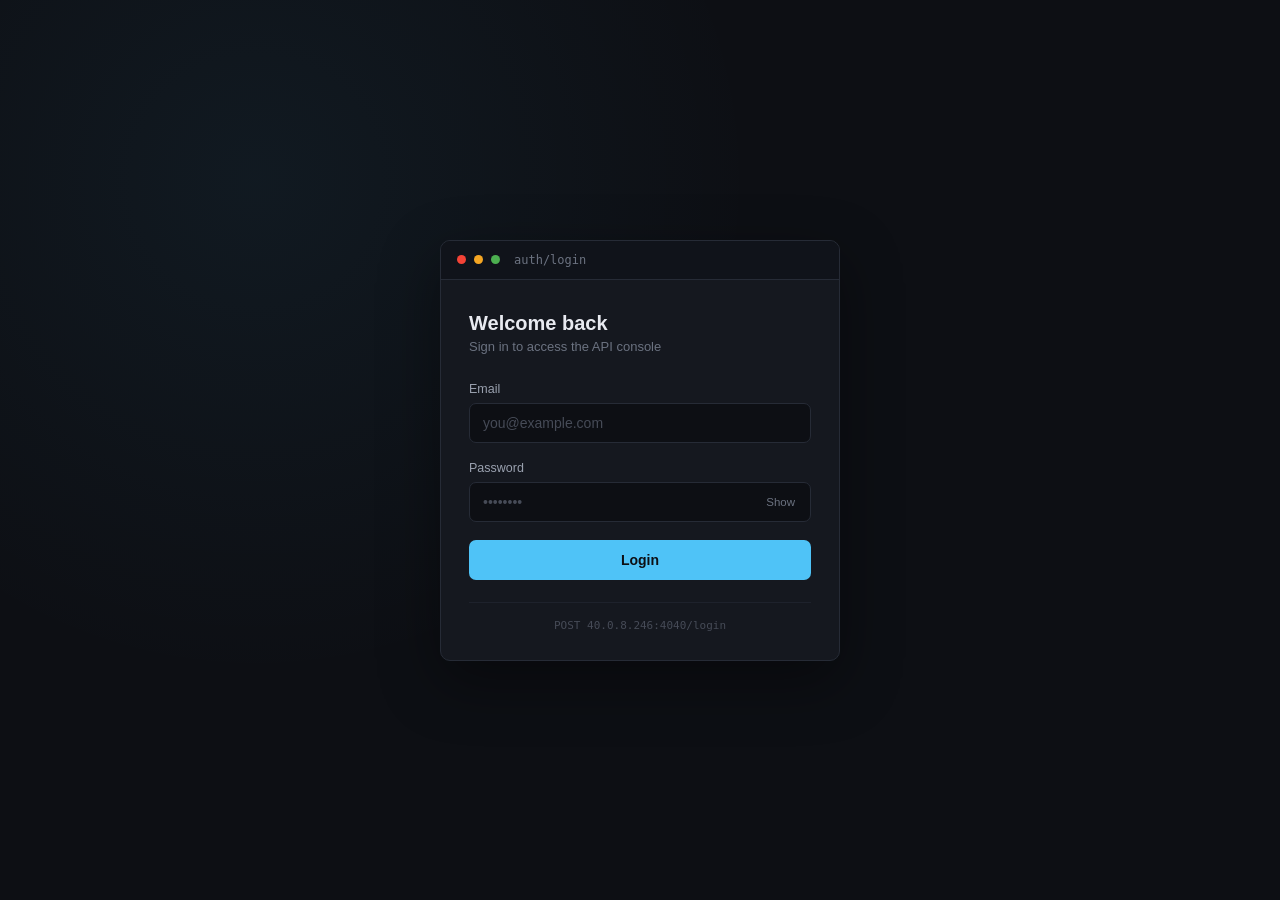
<file: JWT-auth/src/main/resources/templates/login.html>
<!DOCTYPE html>
<html lang="en">
<head>
<meta charset="UTF-8" />
<meta name="viewport" content="width=device-width, initial-scale=1.0" />
<title>Login</title>
<style>
  * {
    margin: 0;
    padding: 0;
    box-sizing: border-box;
  }

  body {
    min-height: 100vh;
    display: flex;
    align-items: center;
    justify-content: center;
    background: #0d0f14;
    background-image: radial-gradient(circle at 20% 20%, rgba(79, 195, 247, 0.06), transparent 40%);
    font-family: -apple-system, BlinkMacSystemFont, "Segoe UI", Roboto, sans-serif;
    color: #e8eaf0;
    padding: 20px;
  }

  .window {
    width: 100%;
    max-width: 400px;
    background: #15181f;
    border: 1px solid #262b36;
    border-radius: 10px;
    overflow: hidden;
    box-shadow: 0 20px 60px rgba(0, 0, 0, 0.4);
  }

  .titlebar {
    display: flex;
    align-items: center;
    gap: 8px;
    padding: 12px 16px;
    background: #10131a;
    border-bottom: 1px solid #262b36;
  }

  .dot {
    width: 9px;
    height: 9px;
    border-radius: 50%;
  }

  .dot.red { background: #f44336; }
  .dot.yellow { background: #f5a623; }
  .dot.green { background: #4caf50; }

  .titlebar-label {
    margin-left: 6px;
    font-size: 12px;
    color: #6b7280;
    font-family: "SFMono-Regular", Consolas, monospace;
  }

  .content {
    padding: 32px 28px 28px;
  }

  h1 {
    font-size: 20px;
    font-weight: 600;
    margin-bottom: 4px;
  }

  .subtitle {
    font-size: 13px;
    color: #6b7280;
    margin-bottom: 28px;
  }

  .field {
    margin-bottom: 18px;
  }

  label {
    display: block;
    font-size: 12.5px;
    color: #9aa1af;
    margin-bottom: 7px;
  }

  .input-wrap {
    position: relative;
  }

  input {
    width: 100%;
    padding: 11px 13px;
    background: #0d0f14;
    border: 1px solid #262b36;
    border-radius: 7px;
    color: #e8eaf0;
    font-size: 14px;
    transition: border-color 0.15s ease, box-shadow 0.15s ease;
  }

  input::placeholder {
    color: #464b57;
  }

  input:focus {
    outline: none;
    border-color: #4fc3f7;
    box-shadow: 0 0 0 3px rgba(79, 195, 247, 0.12);
  }

  input:invalid:not(:placeholder-shown) {
    border-color: #ef9a9a;
  }

  .toggle-visibility {
    position: absolute;
    right: 10px;
    top: 50%;
    transform: translateY(-50%);
    background: none;
    border: none;
    color: #6b7280;
    font-size: 11.5px;
    cursor: pointer;
    padding: 4px 6px;
    width: auto;
  }

  .toggle-visibility:hover {
    color: #9aa1af;
  }

  button[type="submit"] {
    width: 100%;
    padding: 12px;
    margin-top: 8px;
    background: #4fc3f7;
    border: none;
    border-radius: 7px;
    color: #0d0f14;
    font-size: 14px;
    font-weight: 600;
    cursor: pointer;
    display: flex;
    align-items: center;
    justify-content: center;
    gap: 8px;
    transition: background 0.15s ease, transform 0.05s ease;
  }

  button[type="submit"]:hover:not(:disabled) {
    background: #6fd0f8;
  }

  button[type="submit"]:active:not(:disabled) {
    transform: scale(0.99);
  }

  button[type="submit"]:disabled {
    opacity: 0.7;
    cursor: not-allowed;
  }

  .spinner {
    width: 14px;
    height: 14px;
    border: 2px solid rgba(13, 15, 20, 0.3);
    border-top-color: #0d0f14;
    border-radius: 50%;
    animation: spin 0.6s linear infinite;
    display: none;
  }

  .spinner.show {
    display: inline-block;
  }

  @keyframes spin {
    to { transform: rotate(360deg); }
  }

  .message {
    margin-top: 16px;
    font-size: 13px;
    padding: 10px 12px;
    border-radius: 7px;
    display: none;
    line-height: 1.4;
  }

  .message.error {
    display: block;
    background: rgba(239, 154, 154, 0.08);
    color: #ef9a9a;
    border: 1px solid rgba(239, 154, 154, 0.25);
  }

  .message.success {
    display: block;
    background: rgba(165, 214, 167, 0.08);
    color: #a5d6a7;
    border: 1px solid rgba(165, 214, 167, 0.25);
  }

  .endpoint {
    margin-top: 22px;
    padding-top: 16px;
    border-top: 1px solid #1e222c;
    font-size: 11px;
    color: #464b57;
    font-family: "SFMono-Regular", Consolas, monospace;
    text-align: center;
  }
</style>
</head>
<body>

<div class="window">
  <div class="titlebar">
    <span class="dot red"></span>
    <span class="dot yellow"></span>
    <span class="dot green"></span>
    <span class="titlebar-label">auth/login</span>
  </div>

  <div class="content">
    <h1>Welcome back</h1>
    <p class="subtitle">Sign in to access the API console</p>

    <form id="loginForm" novalidate>
      <div class="field">
        <label for="email">Email</label>
        <input type="email" id="email" placeholder="you@example.com" required />
      </div>

      <div class="field">
        <label for="password">Password</label>
        <div class="input-wrap">
          <input type="password" id="password" placeholder="••••••••" required />
          <button type="button" class="toggle-visibility" id="toggleBtn">Show</button>
        </div>
      </div>

      <button type="submit" id="submitBtn">
        <span class="spinner" id="spinner"></span>
        <span id="submitLabel">Login</span>
      </button>
    </form>

    <div class="message" id="message"></div>

    <div class="endpoint">POST 40.0.8.246:4040/login</div>
  </div>
</div>

<script>
  const API_URL = "http://127.0.0.1:4040/login";

  const form = document.getElementById("loginForm");
  const submitBtn = document.getElementById("submitBtn");
  const submitLabel = document.getElementById("submitLabel");
  const spinner = document.getElementById("spinner");
  const messageBox = document.getElementById("message");
  const passwordInput = document.getElementById("password");
  const toggleBtn = document.getElementById("toggleBtn");

  toggleBtn.addEventListener("click", () => {
    const isHidden = passwordInput.type === "password";
    passwordInput.type = isHidden ? "text" : "password";
    toggleBtn.textContent = isHidden ? "Hide" : "Show";
  });

  function setLoading(isLoading) {
    submitBtn.disabled = isLoading;
    spinner.classList.toggle("show", isLoading);
    submitLabel.textContent = isLoading ? "Logging in..." : "Login";
  }

  function showMessage(text, type) {
    messageBox.className = "message " + type;
    messageBox.textContent = text;
  }

  form.addEventListener("submit", async (e) => {
    e.preventDefault();

    const email = document.getElementById("email").value.trim();
    const password = passwordInput.value;

    messageBox.className = "message";
    messageBox.textContent = "";
    setLoading(true);

    try {
      const res = await fetch(API_URL, {
        method: "POST",
        headers: { "Content-Type": "application/json" },
        body: JSON.stringify({ email, password }),
      });

      const data = await res.json();

      if (res.ok) {
        localStorage.setItem("user", JSON.stringify(data));
        showMessage("Login successful. Redirecting...", "success");
        form.reset();
        setTimeout(() => {
          window.location.href = "/main";
        }, 1000);
      } else {
        showMessage(data.message || "Login failed. Please check your credentials.", "error");
        setLoading(false);
      }
    } catch (err) {
      showMessage("Could not reach the server. Check your connection and try again.", "error");
      setLoading(false);
    }
  });
</script>

</body>
</html>
</file>
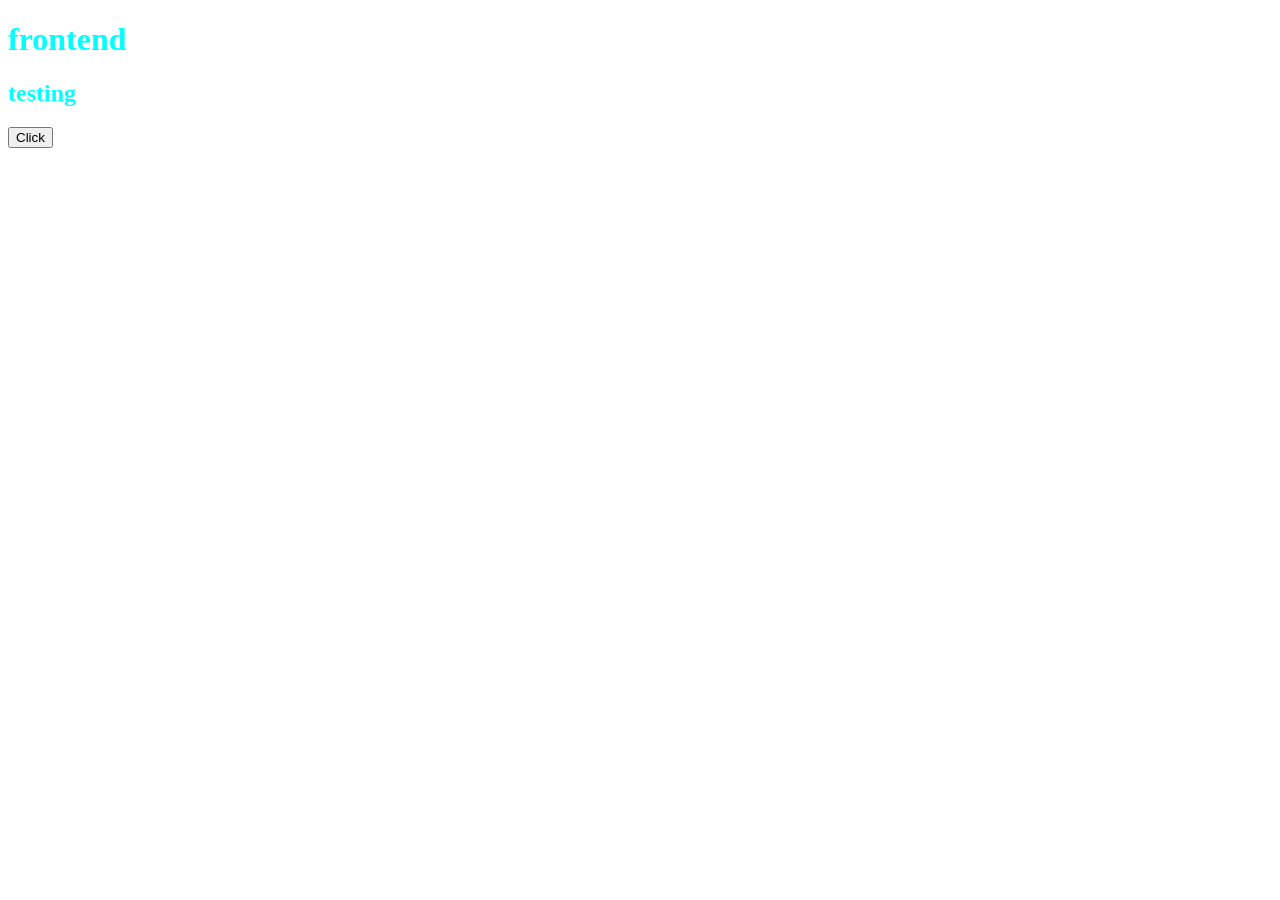
<file: JWT-auth/src/main/resources/templates/Test.html>
<!DOCTYPE html>
<html lang="en">
<head>
    <meta charset="UTF-8">
    <meta name="viewport" content="width=device-width, initial-scale=1.0">
    <title>Document</title>
</head>
<body>
    <style>
        html{
            color-scheme: light dark;
            color:aqua
        }
    </style>
    <h1> frontend </h1>
    <h2>testing</h2>
<button onclick="window.location.href='/index'">
    Click
</button>
</body>
</html>
</file>
<file: hashing/style.css>
:root {
  --bg-deep: #0a0e17;
  --bg-deep-2: #10152a;
  --ink: #eef1fb;
  --ink-dim: #9aa3c4;
  --ink-faint: #62698c;
  --violet: #8b7cff;
  --cyan: #4fe3d0;
  --amber: #ffb454;
  --glass-fill: rgba(255, 255, 255, 0.055);
  --glass-fill-strong: rgba(255, 255, 255, 0.09);
  --glass-border: rgba(255, 255, 255, 0.14);
  --radius-lg: 22px;
  --radius-md: 14px;
  font-size: 16px;
}

* { box-sizing: border-box; }

body {
  margin: 0;
  min-height: 100vh;
  background:
    radial-gradient(ellipse 120% 80% at 50% -10%, #1b2244 0%, transparent 60%),
    linear-gradient(180deg, var(--bg-deep) 0%, var(--bg-deep-2) 100%);
  color: var(--ink);
  font-family: "Space Grotesk", system-ui, sans-serif;
  overflow-x: hidden;
  position: relative;
}

/* ---------- ambient animated glow orbs ---------- */
.orb {
  position: fixed;
  border-radius: 50%;
  filter: blur(70px);
  opacity: 0.5;
  z-index: 0;
  pointer-events: none;
}
.orb-a {
  width: 520px; height: 520px;
  background: radial-gradient(circle, var(--violet), transparent 70%);
  top: -160px; left: -140px;
  animation: drift-a 22s ease-in-out infinite;
}
.orb-b {
  width: 460px; height: 460px;
  background: radial-gradient(circle, var(--cyan), transparent 70%);
  bottom: -180px; right: -120px;
  animation: drift-b 26s ease-in-out infinite;
}
.orb-c {
  width: 320px; height: 320px;
  background: radial-gradient(circle, var(--amber), transparent 72%);
  top: 40%; right: 10%;
  opacity: 0.25;
  animation: drift-c 30s ease-in-out infinite;
}
@keyframes drift-a {
  0%, 100% { transform: translate(0, 0) scale(1); }
  50% { transform: translate(60px, 80px) scale(1.12); }
}
@keyframes drift-b {
  0%, 100% { transform: translate(0, 0) scale(1); }
  50% { transform: translate(-50px, -60px) scale(1.08); }
}
@keyframes drift-c {
  0%, 100% { transform: translate(0, 0); }
  50% { transform: translate(-40px, 40px); }
}
@media (prefers-reduced-motion: reduce) {
  .orb { animation: none; }
}

.grain {
  position: fixed;
  inset: 0;
  z-index: 1;
  pointer-events: none;
  background-image: radial-gradient(rgba(255,255,255,0.035) 1px, transparent 1px);
  background-size: 3px 3px;
  opacity: 0.4;
}

main {
  position: relative;
  z-index: 2;
  max-width: 760px;
  margin: 0 auto;
  padding: 72px 24px 80px;
}

/* ---------- glass base ---------- */
.glass {
  background: var(--glass-fill);
  border: 1px solid var(--glass-border);
  backdrop-filter: blur(22px) saturate(140%);
  -webkit-backdrop-filter: blur(22px) saturate(140%);
  border-radius: var(--radius-lg);
  box-shadow:
    0 1px 0 rgba(255,255,255,0.08) inset,
    0 20px 60px rgba(0,0,0,0.35);
}

/* ---------- hero ---------- */
.hero { text-align: center; margin-bottom: 40px; }
.kicker {
  font-family: "JetBrains Mono", monospace;
  font-size: 12px;
  letter-spacing: 0.14em;
  color: var(--cyan);
  margin: 0 0 18px;
}
.hero h1 {
  font-size: clamp(30px, 5vw, 44px);
  font-weight: 600;
  line-height: 1.15;
  margin: 0 0 18px;
  letter-spacing: -0.01em;
}
.hero-accent {
  background: linear-gradient(100deg, var(--violet), var(--cyan));
  -webkit-background-clip: text;
  background-clip: text;
  color: transparent;
}
.sub {
  color: var(--ink-dim);
  font-size: 16px;
  line-height: 1.65;
  max-width: 520px;
  margin: 0 auto;
}
.sub strong { color: var(--ink); font-weight: 500; }

/* ---------- input panel ---------- */
.panel { padding: 26px 28px; margin-bottom: 24px; }
.input-row { display: flex; flex-direction: column; gap: 8px; margin-bottom: 20px; }
.input-row label {
  font-family: "JetBrains Mono", monospace;
  font-size: 12px;
  color: var(--ink-faint);
  letter-spacing: 0.06em;
}
#pwInput {
  width: 100%;
  font-family: "JetBrains Mono", monospace;
  font-size: 22px;
  color: var(--ink);
  background: rgba(0,0,0,0.25);
  border: 1px solid var(--glass-border);
  border-radius: var(--radius-md);
  padding: 14px 18px;
  outline: none;
  transition: border-color 0.2s, box-shadow 0.2s;
}
#pwInput:focus {
  border-color: var(--cyan);
  box-shadow: 0 0 0 3px rgba(79, 227, 208, 0.15);
}

.controls { display: flex; align-items: center; gap: 12px; flex-wrap: wrap; }
.btn {
  font-family: "Space Grotesk", sans-serif;
  font-size: 14px;
  font-weight: 500;
  padding: 12px 20px;
  border-radius: 999px;
  border: 1px solid var(--glass-border);
  cursor: pointer;
  transition: transform 0.15s ease, box-shadow 0.2s ease, background 0.2s ease;
  color: var(--ink);
  background: var(--glass-fill-strong);
}
.btn:hover { transform: translateY(-1px); }
.btn:active { transform: translateY(0) scale(0.97); }
.btn.primary {
  background: linear-gradient(100deg, var(--violet), var(--cyan));
  color: #071018;
  border: none;
  font-weight: 600;
  box-shadow: 0 8px 24px rgba(139, 124, 255, 0.35);
}
.btn.ghost { background: transparent; }
.btn.ghost:hover { background: var(--glass-fill); }

.speed-control {
  display: flex;
  align-items: center;
  gap: 8px;
  margin-left: auto;
  font-family: "JetBrains Mono", monospace;
  font-size: 11px;
  color: var(--ink-faint);
}
.speed-control input[type="range"] {
  width: 90px;
  accent-color: var(--cyan);
}

/* ---------- character track ---------- */
.chamber { padding: 32px 28px 36px; margin-bottom: 24px; }
.chamber-inner { display: flex; flex-direction: column; align-items: center; gap: 6px; }

.track-row {
  display: flex;
  gap: 8px;
  flex-wrap: wrap;
  justify-content: center;
  min-height: 52px;
}
.char-chip {
  width: 44px;
  height: 44px;
  display: flex;
  align-items: center;
  justify-content: center;
  font-family: "JetBrains Mono", monospace;
  font-size: 16px;
  font-weight: 500;
  border-radius: 12px;
  border: 1px solid var(--glass-border);
  color: var(--ink-faint);
  background: rgba(255,255,255,0.03);
  transition: all 0.35s cubic-bezier(0.22, 1, 0.36, 1);
}
.char-chip.active {
  color: #071018;
  background: linear-gradient(135deg, var(--cyan), var(--violet));
  border-color: transparent;
  transform: translateY(-6px) scale(1.08);
  box-shadow: 0 10px 26px rgba(79, 227, 208, 0.4);
}
.char-chip.done {
  color: var(--ink-dim);
  background: rgba(255,255,255,0.06);
}
.char-chip.falling {
  animation: fall 0.5s cubic-bezier(0.5, 0, 0.75, 0);
}
@keyframes fall {
  0% { transform: translateY(-6px) scale(1.08); opacity: 1; }
  100% { transform: translateY(30px) scale(0.7); opacity: 0; }
}

.funnel { width: 110px; margin: 4px 0; opacity: 0.55; }
.funnel-svg path { fill: none; stroke: var(--glass-border); stroke-width: 2; }

/* ---------- reactor ---------- */
.reactor {
  position: relative;
  width: 100%;
  border-radius: var(--radius-md);
  border: 1px solid var(--glass-border);
  background: rgba(0,0,0,0.22);
  padding: 22px 20px;
  overflow: hidden;
}
.reactor-glow {
  position: absolute;
  inset: -40%;
  background: radial-gradient(circle at 50% 50%, rgba(139,124,255,0.28), transparent 65%);
  opacity: 0;
  transition: opacity 0.4s ease;
  pointer-events: none;
}
.reactor.pulse .reactor-glow { animation: pulse-glow 0.6s ease; }
@keyframes pulse-glow {
  0% { opacity: 0; transform: scale(0.8); }
  40% { opacity: 1; transform: scale(1); }
  100% { opacity: 0; transform: scale(1.15); }
}

.reactor-readout {
  position: relative;
  display: flex;
  align-items: center;
  justify-content: center;
  gap: 14px;
  flex-wrap: wrap;
  z-index: 1;
}
.stat { text-align: center; min-width: 92px; }
.stat-label {
  display: block;
  font-family: "JetBrains Mono", monospace;
  font-size: 10.5px;
  color: var(--ink-faint);
  letter-spacing: 0.04em;
  margin-bottom: 4px;
}
.stat-value {
  font-family: "JetBrains Mono", monospace;
  font-size: 17px;
  font-weight: 500;
  color: var(--ink);
}
.stat-op {
  font-family: "JetBrains Mono", monospace;
  font-size: 13px;
  color: var(--cyan);
  opacity: 0.8;
}

.hash-out { width: 100%; text-align: center; margin-top: 6px; }
.hash-out-label {
  font-family: "JetBrains Mono", monospace;
  font-size: 11px;
  color: var(--ink-faint);
  margin-bottom: 4px;
}
.hash-out-value {
  font-family: "JetBrains Mono", monospace;
  font-size: 26px;
  font-weight: 600;
  color: var(--cyan);
  transition: transform 0.25s ease;
}
.hash-out-value.bump { animation: bump 0.35s ease; }
@keyframes bump {
  0% { transform: scale(1); }
  40% { transform: scale(1.12); color: var(--violet); }
  100% { transform: scale(1); }
}
.hash-bar-track {
  width: 220px;
  height: 4px;
  border-radius: 999px;
  background: rgba(255,255,255,0.08);
  margin: 10px auto 0;
  overflow: hidden;
}
.hash-bar-fill {
  height: 100%;
  width: 0%;
  background: linear-gradient(90deg, var(--violet), var(--cyan));
  border-radius: 999px;
  transition: width 0.4s ease;
}

/* ---------- final panel ---------- */
.final-panel {
  text-align: center;
  padding: 30px 28px;
  transition: box-shadow 0.4s ease, border-color 0.4s ease;
}
.final-panel.ready {
  border-color: rgba(79, 227, 208, 0.4);
  box-shadow: 0 0 0 1px rgba(79,227,208,0.15), 0 20px 60px rgba(79,227,208,0.12);
}
.final-label {
  font-family: "JetBrains Mono", monospace;
  font-size: 11px;
  letter-spacing: 0.08em;
  color: var(--ink-faint);
  margin: 0 0 10px;
}
.final-value {
  font-family: "JetBrains Mono", monospace;
  font-size: 30px;
  font-weight: 600;
  letter-spacing: 0.04em;
  margin: 0 0 12px;
  color: var(--ink);
  word-break: break-all;
}
.final-note { color: var(--ink-dim); font-size: 13.5px; margin: 0; }
.final-note code {
  font-family: "JetBrains Mono", monospace;
  background: rgba(255,255,255,0.08);
  padding: 2px 6px;
  border-radius: 5px;
}

/* ---------- explain grid ---------- */
.explain { margin-top: 52px; }
.explain h2 {
  font-size: 20px;
  font-weight: 600;
  text-align: center;
  margin: 0 0 24px;
}
.explain-grid {
  display: grid;
  grid-template-columns: repeat(2, 1fr);
  gap: 16px;
}
.explain-card { padding: 22px 20px; }
.explain-num {
  font-family: "JetBrains Mono", monospace;
  font-size: 12px;
  color: var(--violet);
}
.explain-card h3 { font-size: 16px; font-weight: 600; margin: 8px 0 8px; }
.explain-card p { font-size: 14px; color: var(--ink-dim); line-height: 1.6; margin: 0; }
.explain-card code {
  font-family: "JetBrains Mono", monospace;
  background: rgba(255,255,255,0.08);
  padding: 1px 5px;
  border-radius: 4px;
  font-size: 13px;
}

footer {
  text-align: center;
  margin-top: 48px;
  color: var(--ink-faint);
  font-size: 12.5px;
}

@media (max-width: 560px) {
  .explain-grid { grid-template-columns: 1fr; }
  .reactor-readout { gap: 10px; }
  .stat { min-width: 78px; }
  .final-value { font-size: 22px; }
}
</file>
